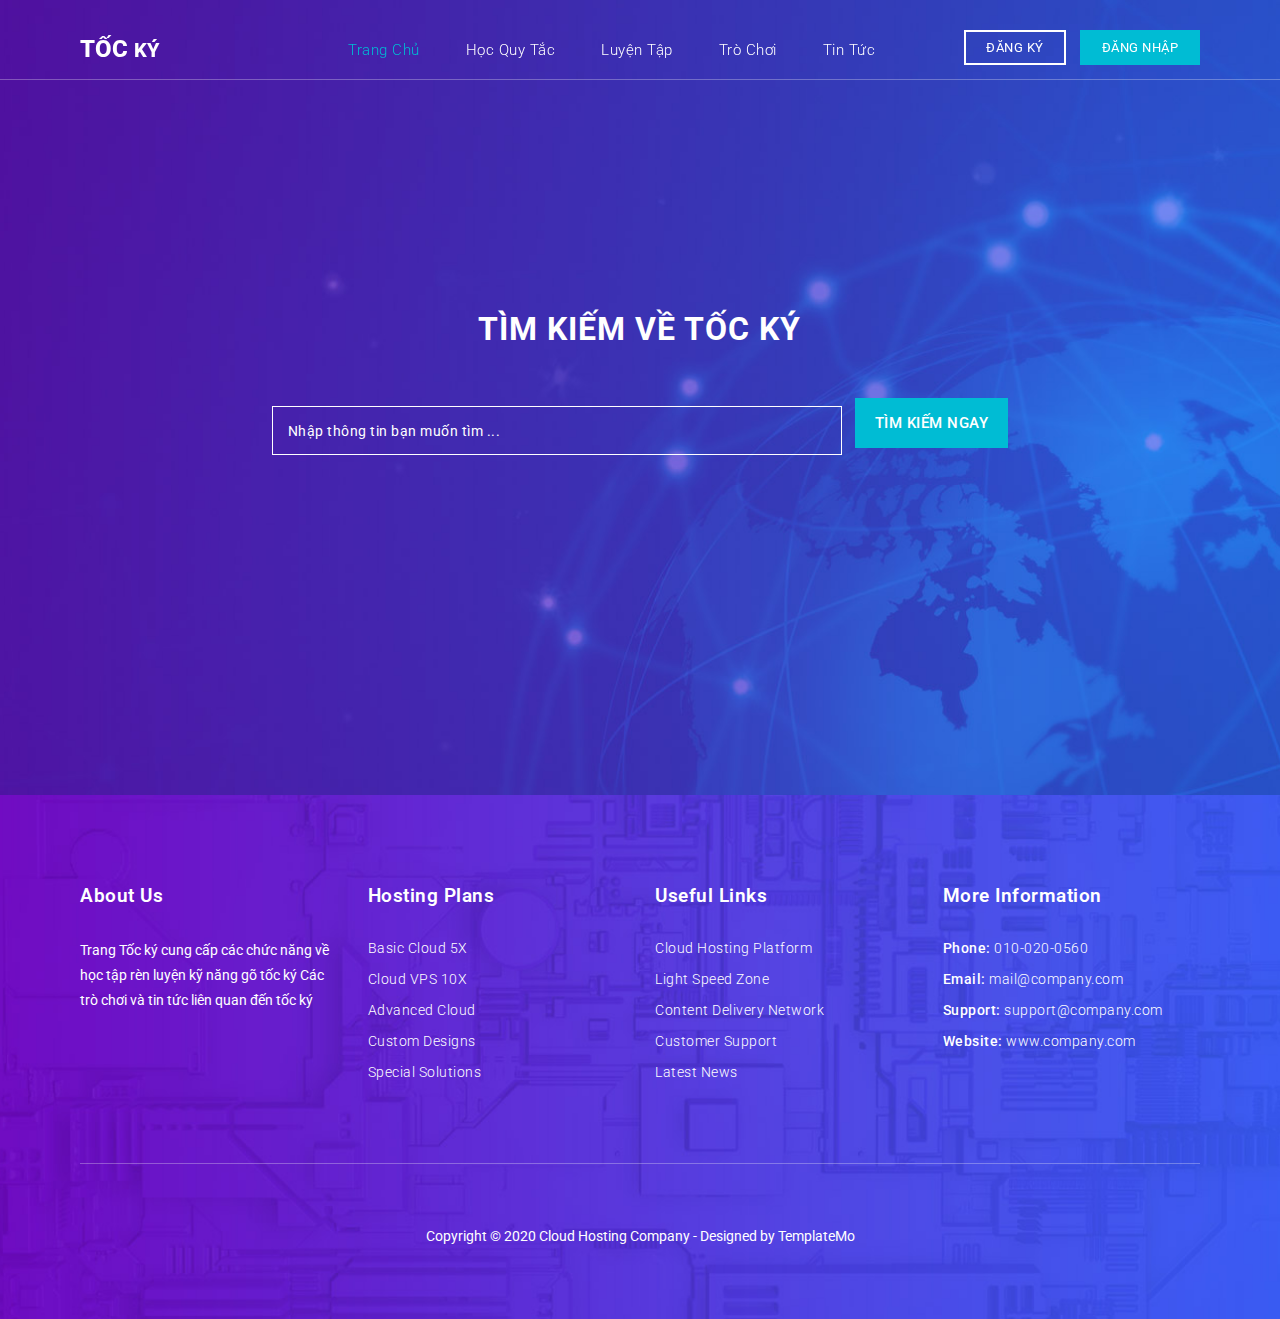
<file: index.html>
<!DOCTYPE html>
<html lang="en">

<head>
  <meta charset="utf-8" />
  <meta name="viewport" content="width=device-width, initial-scale=1, shrink-to-fit=no" />
  <meta name="description" content="" />
  <meta name="author" content="TemplateMo" />
  <link href="https://fonts.googleapis.com/css?family=Roboto:100,300,400,500,700" rel="stylesheet" />

  <title>Tốc ký</title>

  <!-- Bootstrap core CSS -->
  <link href="vendor/bootstrap/css/bootstrap.min.css" rel="stylesheet" />

  <!-- Additional CSS Files -->
  <link rel="stylesheet" href="assets/css/fontawesome.css" />
  <link rel="stylesheet" href="assets/css/templatemo-host-cloud.css" />
  <link rel="stylesheet" href="assets/css/owl.css" />
  <!--

Host Cloud Template

https://templatemo.com/tm-541-host-cloud

-->
</head>

<body>
  <!-- ***** Preloader Start ***** -->
  <div id="preloader">
    <div class="jumper">
      <div></div>
      <div></div>
      <div></div>
    </div>
  </div>
  <!-- ***** Preloader End ***** -->

  <!-- Header -->
  <header class="">
    <nav class="navbar navbar-expand-lg">
      <div class="container">
        <a class="navbar-brand" href="index.html">
          <h2>Tốc <em>Ký</em></h2>
        </a>
        <button class="navbar-toggler" type="button" data-toggle="collapse" data-target="#navbarResponsive"
          aria-controls="navbarResponsive" aria-expanded="false" aria-label="Toggle navigation">
          <span class="navbar-toggler-icon"></span>
        </button>
        <div class="collapse navbar-collapse" id="navbarResponsive">
          <ul class="navbar-nav ml-auto">
            <li class="nav-item active">
              <a class="nav-link" href="index.html">Trang chủ
                <span class="sr-only">(current)</span>
              </a>
            </li>
            <li class="nav-item">
              <a class="nav-link" href="rules.html">Học quy tắc</a>
            </li>
            <li class="nav-item">
              <a class="nav-link" href="practice.html">Luyện tập</a>
            </li>
            <li class="nav-item">
              <a class="nav-link" href="gamelogin.html">Trò chơi</a>
            </li>
            <li class="nav-item">
              <a class="nav-link" href="news.html">Tin tức</a>
            </li>
          </ul>
        </div>
        <div class="functional-buttons">
          <ul>
            <li><a id="register" href="#">Đăng ký</a></li>
            <li><a onclick="document.getElementById('id01').style.display='block'" style="width: auto">Đăng nhập</a></li>
          </ul>
        </div>
        <div id="id01" class="modal">
          <form class="modal-content animate" action="/action_page.php" method="post">
            <div class="imgcontainer">
              <span onclick="document.getElementById('id01').style.display='none'" class="close"
                title="Close Modal">&times;</span>
              <img src="/assets/images/img_avatar2.png" alt="Avatar" class="avatar" />
            </div>

            <div class="container">
              <label for="uname"><b>Username</b></label>
              <input type="text" placeholder="Enter Username" name="uname" required />

              <label for="psw"><b>Password</b></label>
              <input type="password" placeholder="Enter Password" name="psw" required />

              <button class="login" onclick="document.getElementById('register').innerHTML='HCI-19'" >Login</button>
              <label>
                <input type="checkbox" checked="checked" name="remember" />
                Remember me
              </label>
            </div>

            <div class="container" style="background-color: #f1f1f1">
              <button type="button" onclick="document.getElementById('id01').style.display='none'" class="cancelbtn">
                Cancel
              </button>
              <span class="psw">Forgot <a href="#">password?</a></span>
            </div>
          </form>
        </div>

        <script>
          // Get the modal
          var modal = document.getElementById("id01");

          // When the user clicks anywhere outside of the modal, close it
          window.onclick = function (event) {
            if (event.target == modal) {
              modal.style.display = "none";
            }
          };
        </script>
      </div>
    </nav>
  </header>

  <!-- Page Content -->
  <!-- Banner Starts Here -->
  <div class="banner">
    <div class="container">
      <div class="row">
        <div class="col-md-8 offset-md-2">
          <div class="header-text caption">
            <h2>Tìm kiếm về tốc ký</h2>
            <div id="search-section">
              <form id="suggestion_form" name="gs" method="get" action="#">
                <div class="searchText">
                  <input type="text" name="q" class="searchText" placeholder="Nhập thông tin bạn muốn tìm ..."
                    autocomplete="on" />
                  <ul></ul>
                </div>
                <input type="submit" name="results" class="main-button" value="Tìm kiếm ngay" />
              </form>
              <div class="advSearch_chkbox"></div>
            </div>
          </div>
        </div>
      </div>
    </div>
  </div>
  <!-- Banner Ends Here -->

  <!-- Footer Starts Here -->
  <footer>
    <div class="container">
      <div class="row">
        <div class="col-md-3 col-sm-6 col-xs-12">
          <div class="footer-item">
            <div class="footer-heading">
              <h2>About Us</h2>
            </div>
            <p>
              Trang Tốc ký cung cấp các chức năng về học tập rèn luyện kỹ năng gõ tốc ký
              Các trò chơi và tin tức liên quan đến tốc ký
            </p>
          </div>
        </div>

        <div class="col-md-3 col-sm-6 col-xs-12">
          <div class="footer-item">
            <div class="footer-heading">
              <h2>Hosting Plans</h2>
            </div>
            <ul class="footer-list">
              <li><a href="#">Basic Cloud 5X</a></li>
              <li><a href="#">Cloud VPS 10X</a></li>
              <li><a href="#">Advanced Cloud</a></li>
              <li><a href="#">Custom Designs</a></li>
              <li><a href="#">Special Solutions</a></li>
            </ul>
          </div>
        </div>

        <div class="col-md-3 col-sm-6 col-xs-12">
          <div class="footer-item">
            <div class="footer-heading">
              <h2>Useful Links</h2>
            </div>
            <ul class="footer-list">
              <li><a href="#">Cloud Hosting Platform</a></li>
              <li><a href="#">Light Speed Zone</a></li>
              <li><a href="#">Content Delivery Network</a></li>
              <li><a href="#">Customer Support</a></li>
              <li><a href="#">Latest News</a></li>
            </ul>
          </div>
        </div>

        <div class="col-md-3 col-sm-6 col-xs-12">
          <div class="footer-item">
            <div class="footer-heading">
              <h2>More Information</h2>
            </div>
            <ul class="footer-list">
              <li>Phone: <a href="#">010-020-0560</a></li>
              <li>Email: <a href="#">mail@company.com</a></li>
              <li>Support: <a href="#">support@company.com</a></li>
              <li>Website: <a href="#">www.company.com</a></li>
            </ul>
          </div>
        </div>
        <div class="col-md-12">
          <div class="sub-footer">
            <p>
              Copyright &copy; 2020 Cloud Hosting Company - Designed by
              <a rel="nofollow" href="https://templatemo.com">TemplateMo</a>
            </p>
          </div>
        </div>
      </div>
    </div>
  </footer>
  <!-- Footer Ends Here -->

  <!-- Bootstrap core JavaScript -->
  <script src="vendor/jquery/jquery.min.js"></script>
  <script src="vendor/bootstrap/js/bootstrap.bundle.min.js"></script>

  <!-- Additional Scripts -->
  <script src="assets/js/custom.js"></script>
  <script src="assets/js/owl.js"></script>
  <script src="assets/js/accordions.js"></script>

  <script language="text/Javascript">
    cleared[0] = cleared[1] = cleared[2] = 0; //set a cleared flag for each field
    function clearField(t) {
      //declaring the array outside of the
      if (!cleared[t.id]) {
        // function makes it static and global
        cleared[t.id] = 1; // you could use true and false, but that's more typing
        t.value = ""; // with more chance of typos
        t.style.color = "#fff";
      }
    }
  </script>
</body>

</html>
</file>
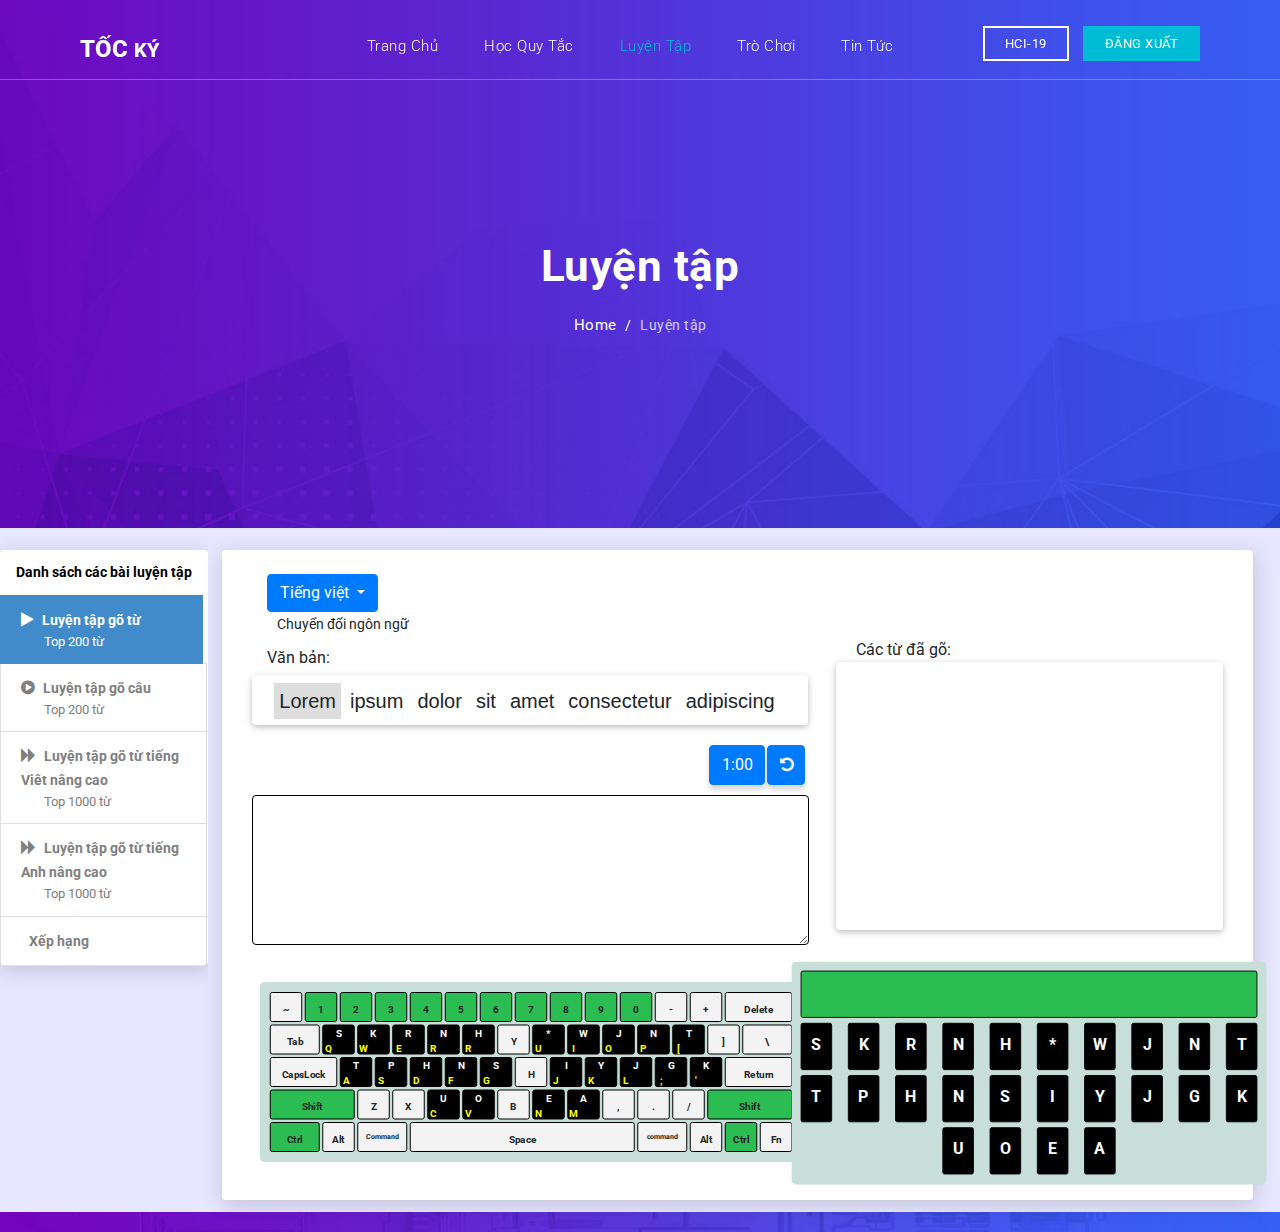
<file: practice.html>
<!DOCTYPE html>
<html lang="en">

<head>

    <meta charset="utf-8">
    <meta name="viewport" content="width=device-width, initial-scale=1, shrink-to-fit=no">
    <meta name="description" content="">
    <meta name="author" content="TemplateMo">
    <link href="https://fonts.googleapis.com/css?family=Roboto:100,300,400,500,700" rel="stylesheet">
    <link rel="stylesheet" href="https://cdnjs.cloudflare.com/ajax/libs/font-awesome/4.7.0/css/font-awesome.min.css">

    <title>Tốc ký</title>

    <!-- Bootstrap core CSS -->
    <link href="vendor/bootstrap/css/bootstrap.min.css" rel="stylesheet">

    <!-- Additional CSS Files -->
    <link rel="stylesheet" href="assets/css/fontawesome.css">
    <link rel="stylesheet" href="assets/css/templatemo-host-cloud.css">
    <link rel="stylesheet" href="assets/css/owl.css">
    <link rel="stylesheet" href="assets/css/practice.css">
    <link rel="stylesheet" href="assets/css/keyboard.css">
    <link rel="stylesheet" href="assets/css/keyboard-steno.css">
    <!--

Host Cloud Template

https://templatemo.com/tm-541-host-cloud

-->
</head>

<body>

    <!-- ***** Preloader Start ***** -->
    <!-- <div id="preloader">
        <div class="jumper">
            <div></div>
            <div></div>
            <div></div>
        </div>
    </div> -->
    <!-- ***** Preloader End ***** -->

    <!-- Header -->
    <div>
        <header class="header">
            <nav class="navbar navbar-expand-lg">
                <div class="container">
                    <a class="navbar-brand" href="index.html">
                        <h2>Tốc <em>Ký</em></h2>
                    </a>
                    <button class="navbar-toggler" type="button" data-toggle="collapse" data-target="#navbarResponsive"
                        aria-controls="navbarResponsive" aria-expanded="false" aria-label="Toggle navigation">
                        <span class="navbar-toggler-icon"></span>
                    </button>
                    <div class="collapse navbar-collapse" id="navbarResponsive">
                        <ul class="navbar-nav ml-auto">
                            <li class="nav-item">
                                <a class="nav-link" href="index.html">Trang chủ
                                    <span class="sr-only">(current)</span>
                                </a>
                            </li>
                            <li class="nav-item">
                                <a class="nav-link" href="rules.html">Học quy tắc</a>
                            </li>
                            <li class="nav-item active">
                                <a class="nav-link" disable="true" href="practice.html">Luyện tập</a>
                            </li>
                            <li class="nav-item">
                                <a class="nav-link" href="gamelogin.html">Trò chơi</a>
                            </li>
                            <li class="nav-item">
                                <a class="nav-link" href="news.html">Tin tức</a>
                            </li>
                        </ul>
                    </div>
                    <div class="functional-buttons">
                        <ul>
                            <li><a href="Profile.html">HCI-19</a></li>
                            <li><a href="#">Đăng xuất</a></li>
                        </ul>
                    </div>
                </div>
            </nav>
        </header>
    </div>
    <!-- End Header -->


    <!-- Page Content -->
    <!-- Heading Starts Here -->
    <div class="page-heading header-text">
        <div class="container">
            <div class="row">
                <div class="col-md-12">
                    <h1>Luyện tập</h1>
                    <p><a href="index.html">Home</a> / <span>Luyện tập</span></p>
                </div>
            </div>
        </div>
    </div>
    <!-- Heading Ends Here -->








    <!-- Body -->
    <div class="body-training">
        <div class="container-fluid row">
            <div class="col-sm-2 lession">
                <p id="lession-list">Danh sách các bài luyện tập</p>

                <div class="list-group">
                    <a class="list-group-item active" href="#" style="width: 98%"><i class="fa fa-play">
                        </i>&nbsp;
                        <strong style="font-weight: bold; font-size: 14px;">Luyện tập gõ từ</strong>
                        <small>Top 200 từ</small>
                    </a>
                    <a class="list-group-item" href="practice1.html"><i class="fa fa-play-circle"></i>&nbsp;
                        <strong style="font-weight: bold; font-size: 14px;">Luyện tập gõ câu</strong>
                        <small>Top 200 từ</small>
                    </a>
                    <a class="list-group-item" href="#"><i class="fa fa-forward"></i>&nbsp;
                        <strong style="font-weight: bold; font-size: 14px;">Luyện tập gõ từ tiếng Viêt nâng cao</strong>
                        <small>Top 1000 từ</small>
                    </a>
                    <a class="list-group-item" href="#"><i class="fa fa-forward"></i>&nbsp;
                        <strong style="font-weight: bold; font-size: 14px;">Luyện tập gõ từ tiếng Anh nâng cao</strong>
                        <small>Top 1000 từ</small>
                    </a>
                    <a class="list-group-item" href="#"><i class="fa fa-chart"></i>&nbsp;
                        <strong style="font-weight: bold; font-size: 14px;">Xếp hạng</strong></a>
                </div>
            </div>
            <div class="col-sm-10 training-area">
                <div class="main row">
                    <div class="col-md-8">
                        <div style="margin-left:-2px; display: inline;">
                            <div class="dropdown">
                                <button class="btn btn-primary dropdown-toggle" type="button" id="dropdownMenuButton"
                                    data-toggle="dropdown" aria-haspopup="true" aria-expanded="false">
                                    Tiếng việt
                                </button>
                                <div class="dropdown-menu" aria-labelledby="dropdownMenuButton">
                                    <a class="dropdown-item" href="#">Tiếng Anh</a>
                                </div>
                            </div>
                            <span style="font-size: 14px; margin: 10px 0px 0px 10px;">Chuyển đổi ngôn ngữ</span>
                        </div>
                        <span style="display:block; margin: 10px 0px -30px 0px;">Văn bản: </span>
                        <div class="text-area row" id="type">
                        </div>
                        <div class="row" style="margin-top: 20px; display: flex; flex-direction: column;">
                            <div style="display: flex; justify-content: flex-end; margin-right: 94px;">
                                <button class="btn btn-primary btn-style" id="time-count"
                                    style="width:10%;">1:00</button>
                                <button class="btn btn-primary btn-style"
                                    style="width:7%; height:40px; margin-left: 2px;" onclick="return reset(event)"><i
                                        class="fa fa-undo"></i>
                                </button>
                            </div>
                            <div>
                                <textarea class="typing" id="typing" type="text" onkeydown="return onKeyDown(event)"
                                    onkeyup="return typing(event)"></textarea>
                            </div>

                        </div>

                        <!-- Keyboard -->
                        <div class="keyboard-base">
                            <div class="key" id="key" onkeypress="myFunction()">~</div>
                            <div class="key keyhighlight" id="key1">1</div>
                            <div class="key keyhighlight" id="key2">2</div>
                            <div class="key keyhighlight" id="key3">3</div>
                            <div class="key keyhighlight" id="key4">4</div>
                            <div class="key keyhighlight" id="key5">5</div>
                            <div class="key keyhighlight" id="key6">6</div>
                            <div class="key keyhighlight" id="key7">7</div>
                            <div class="key keyhighlight" id="key8">8</div>
                            <div class="key keyhighlight" id="key9">9</div>
                            <div class="key keyhighlight" id="key0">0</div>
                            <div class="key">-</div>
                            <div class="key">+</div>
                            <div class="key delete">Delete</div>
                            <div class="key tab">Tab</div>
                            <div class="key key-base-parent" id="keyq" style="background-color: black; color: white;">S<div class="key-base">Q</div>
                            </div>
                            <div class="key key-base-parent" id="keyw" style="background-color: black; color: white;">K<div class="key-base">W</div></div>
                            <div class="key key-base-parent" id="keye" style="background-color: black; color: white;">R<div class="key-base">E</div></div>
                            <div class="key key-base-parent" id="keyr" style="background-color: black; color: white;">N<div class="key-base">R</div></div>
                            <div class="key key-base-parent" id="keyt" style="background-color: black; color: white;">H<div class="key-base">R</div></div>
                            <div class="key" id="">Y</div>
                            <div class="key key-base-parent" id="keyu" style="background-color: black; color: white;">*<div class="key-base">U</div></div>
                            <div class="key key-base-parent" id="keyi" style="background-color: black; color: white;">W<div class="key-base">I</div></div>
                            <div class="key key-base-parent" id="keyo" style="background-color: black; color: white;">J<div class="key-base">O</div></div>
                            <div class="key key-base-parent" id="keyp" style="background-color: black; color: white;">N<div class="key-base">P</div></div>
                            <div class="key key-base-parent" id="key[" style="background-color: black; color: white;">T<div class="key-base">[</div></div>
                            <div class="key">]</div>
                            <div class="key backslash">\</div>
                            <div class="key capslock">CapsLock</div>
                            <div class="key key-base-parent" id="keya" style="background-color: black; color: white;">T<div class="key-base">A</div></div>
                            <div class="key key-base-parent" id="keys" style="background-color: black; color: white;">P<div class="key-base">S</div></div>
                            <div class="key key-base-parent" id="keyd" style="background-color: black; color: white;">H<div class="key-base">D</div></div>
                            <div class="key key-base-parent" id="keyf" style="background-color: black; color: white;">N<div class="key-base">F</div></div>
                            <div class="key key-base-parent" id="keyg" style="background-color: black; color: white;">S<div class="key-base">G</div></div>
                            <div class="key" id="">H</div>
                            <div class="key key-base-parent" id="keyj" style="background-color: black; color: white;">I<div class="key-base">J</div></div>
                            <div class="key key-base-parent" id="keyk" style="background-color: black; color: white;">Y<div class="key-base">K</div></div>
                            <div class="key key-base-parent" id="keyl" style="background-color: black; color: white;">J<div class="key-base">L</div></div>
                            <div class="key key-base-parent" id="key;" style="background-color: black; color: white;">G<div class="key-base">;</div></div>
                            <div class="key key-base-parent" id="key'" style="background-color: black; color: white;">K<div class="key-base">'</div></div>
                            <div class="key return">Return</div>
                            <div class="key leftshift" id="keyShift1">Shift</div>
                            <div class="key" id="">Z</div>
                            <div class="key" id="">X</div>
                            <div class="key key-base-parent" id="keyc" style="background-color: black; color: white;">U<div class="key-base">C</div></div>
                            <div class="key key-base-parent" id="keyv" style="background-color: black; color: white;">O<div class="key-base">V</div></div>
                            <div class="key" id="">B</div>
                            <div class="key key-base-parent" id="keyn" style="background-color: black; color: white;">E<div class="key-base">N</div></div>
                            <div class="key key-base-parent" id="keym" style="background-color: black; color: white;">A<div class="key-base">M</div></div>
                            <div class="key">,</div>
                            <div class="key">.</div>
                            <div class="key">/</div>
                            <div class="key rightshift" id="keyShift1">Shift</div>
                            <div class="key leftctrl" id="keyControl1">Ctrl</div>
                            <div class="key">Alt</div>
                            <div class="key command">Command</div>
                            <div class="key space">Space</div>
                            <div class="key command">command</div>
                            <div class="key">Alt</div>
                            <div class="key rightctrl" id="keyControl1">Ctrl</div>
                            <div class="key">Fn</div>
                        </div>
                        <!-- <button class="btn btn-primary">Kết thúc luyện tập </button> -->
                    </div>
                    <div class="col-md-4">
                        <div class="option">
                            <div>Các từ đã gõ:</div>
                            <div id="key-pressed">
                            </div>
                            <div class="keyboard">
                                <div class="keyboard-base-game-sh">
                                    <div class="key-sh space-sh" id="key" onkeypress="myFunction()"
                                        style="width: 97.5%; background: #2bbd52;"></div>
                                    <div class="key-sh" id="key-steno-q" style="background-color: black; color: white;">
                                        S

                                    </div>
                                    <div class="key-sh" id="key-steno-w" style="background-color: black; color: white;">
                                        K</div>
                                    <div class="key-sh" id="key-steno-e" style="background-color: black; color: white;">
                                        R</div>
                                    <div class="key-sh" id="key-steno-r" style="background-color: black; color: white;">
                                        N</div>
                                    <div class="key-sh" id="key-steno-t" style="background-color: black; color: white;">
                                        H</div>
                                    <div class="key-sh" id="key-steno-u" style="background-color: black; color: white;">
                                        *</div>
                                    <div class="key-sh" id="key-steno-i" style="background-color: black; color: white;">
                                        W</div>
                                    <div class="key-sh" id="key-steno-o" style="background-color: black; color: white;">
                                        J</div>
                                    <div class="key-sh" id="key-steno-p" style="background-color: black; color: white;">
                                        N</div>
                                    <div class="key-sh" id="key-steno-[" style="background-color: black; color: white;">
                                        T</div>
                                    <div class="key-sh" id="key-steno-a" style="background-color: black; color: white;">
                                        T</div>
                                    <div class="key-sh" id="key-steno-s" style="background-color: black; color: white;">
                                        P</div>
                                    <div class="key-sh" id="key-steno-d" style="background-color: black; color: white;">
                                        H</div>
                                    <div class="key-sh" id="key-steno-f" style="background-color: black; color: white;">
                                        N</div>
                                    <div class="key-sh" id="key-steno-g" style="background-color: black; color: white;">
                                        S</div>
                                    <div class="key-sh" id="key-steno-j" style="background-color: black; color: white;">
                                        I</div>
                                    <div class="key-sh" id="key-steno-k" style="background-color: black; color: white;">
                                        Y</div>
                                    <div class="key-sh" id="key-steno-l" style="background-color: black; color: white;">
                                        J</div>
                                    <div class="key-sh" id="key-steno-;" style="background-color: black; color: white;">
                                        G</div>
                                    <div class="key-sh" id="key-steno-'" style="background-color: black; color: white;">
                                        K</div>
                                    <div class="key-sh" id="blank"></div>
                                    <div class="key-sh" id="blank"></div>
                                    <div class="key-sh" id="blank"></div>
                                    <div class="key-sh" id="key-steno-c" style="background-color: black; color: white;">
                                        U</div>
                                    <div class="key-sh" id="key-steno-v" style="background-color: black; color: white;">
                                        O</div>
                                    <div class="key-sh" id="key-steno-n" style="background-color: black; color: white;">
                                        E</div>
                                    <div class="key-sh" id="key-steno-m" style="background-color: black; color: white;">
                                        A</div>
                                </div>
                            </div>
                        </div>

                        <!--                        <div id="key-pressed" hidden="true" >-->
                        <!--                            <h3 id="result">Kết quả</h3>-->
                        <!--                            -->
                        <!--                            <span id = "wpm"><h1>0 WPM</h1></span>-->
                        <!--                            <hr />-->
                        <!--                            <span id=""><h6>Số từ đã gõ <span id="word-pressed-result">0</span></h6></span>-->
                        <!--                            <hr />-->
                        <!--                            <span id = "collect-word"><h6>Từ gõ đúng<span id="word-collect-result">0</span></h6></span>-->
                        <!--                            <hr />-->
                        <!--                            <span id = "wrong-word"><h6>Từ gõ sai<span id="word-wrong-result">0</span></h6></span>-->
                        <!--                            <hr />-->
                        <!--                            <span id = "ratio-word"><h6>Tỉ lệ gõ chính xác<span id="ratio-word-result">0%</span></h6></span>-->
                        <!--                            <hr />-->
                        <!--                            &lt;!&ndash; <tbody>-->
                        <!--                                <tr>-->
                        <!--                                    <td>-->
                        <!--                                        5 WPM-->
                        <!--                                    </td>-->
                        <!--                                </tr>-->
                        <!--                                <tr>-->
                        <!--                                    <td>-->
                        <!--                                        Số từ đã gõ-->
                        <!--                                    </td>-->
                        <!--                                    -->
                        <!--                                </tr>-->
                        <!--                                <tr>-->
                        <!--                                    <td>-->
                        <!--                                        Số từ gõ đúng-->
                        <!--                                    </td>-->
                        <!--                                </tr>-->
                        <!--                                <tr>-->
                        <!--                                    <td>-->
                        <!--                                        Số từ gõ sai-->
                        <!--                                    </td>-->
                        <!--                                </tr>-->
                        <!--                            </tbody> &ndash;&gt;-->
                        <!--                        </div>-->
                    </div>
                </div>
            </div>
        </div>
    </div>
    <!-- End Keyboard -->







    <!-- Footer Starts Here -->
    <footer>
        <div class="container">
        </div>
    </footer>
    <!-- Footer Ends Here -->


    <!-- Bootstrap core JavaScript -->
    <script src="vendor/jquery/jquery.min.js"></script>
    <script src="vendor/bootstrap/js/bootstrap.bundle.min.js"></script>

    <!-- Additional Scripts -->
    <script src="assets/js/custom.js"></script>
    <script src="assets/js/owl.js"></script>
    <script src="assets/js/accordions.js"></script>

    <script language="text/Javascript">
        cleared[0] = cleared[1] = cleared[2] = 0; //set a cleared flag for each field
        function clearField(t) {                   //declaring the array outside of the
            if (!cleared[t.id]) {                      // function makes it static and global
                cleared[t.id] = 1;  // you could use true and false, but that's more typing
                t.value = '';         // with more chance of typos
                t.style.color = '#fff';
            }
        }

    </script>
    <script>
        
        let key = [];
        let time = 60000;
        let timeCount;
        let a = 0;
        let wordCount = 0;
        let word = "";
        let resetWord = false;
        //On key down
        function onKeyDown(e) {
            // if(resetWord) {
            //     word.forEach(x => {
            //         document.getElementById("key" + x).style.backgroundColor = "black";
            //         document.getElementById("key-steno-" + x).style.backgroundColor = "black";
            //     })
            //     word = [];
            //     resetWord = false;
            // }
            // word.push(e.key);
        }
        //Typing
        function typing(e) {
            word = word + e.key;
            if (e.code === "Space") {
                let now = new Date();
                document.querySelector("#typing").value = ""
                a = a + 1;
                wordCount = wordCount + 1;
                let beforeWord = document.querySelector(`span[word = '${wordCount - 1}']`);
                let currentWord = document.querySelector(`span[word = '${wordCount}']`);
                currentWord.style.background = "rgb(221, 221, 221)";
                beforeWord.style.background = "";

                if (a === 1) {
                    var x = setInterval(() => {
                        time = time - 1000;
                        if (time < 1000) {
                            time = 0;
                            clearInterval(x)
                        }
                        document.querySelector("#time-count").innerHTML = millisToMinutesAndSeconds(time);
                    }, 1000)
                }
                let time1 = now.getHours() + ":" + now.getMinutes() + ":" + now.getSeconds() 
                document.getElementById("key-pressed").innerText +=  time1 + ":    " + word+"\n";
                word = ""
            } else {
                // word.forEach(x => {  
                //     document.getElementById("key" + x).style.backgroundColor = "red";
                //     document.getElementById("key-steno-" + x).style.backgroundColor = "red";
                // })
                // resetWord = true;
                // Đổi màu
                if (key.length === 0) {
                        
                        document.getElementById("key" + e.key).style.backgroundColor = "red";
                        document.getElementById("key-steno-" + e.key).style.backgroundColor = "red";
                        key.push(e.key);
                }
                if (e.key !== key[0]) {
                    document.getElementById("key" + key[0]).style.backgroundColor = "black";
                    document.getElementById("key-steno-" + key[0]).style.backgroundColor = "black";
                    key.shift();
                    document.getElementById("key" + e.key).style.backgroundColor = "red";
                    document.getElementById("key-steno-" + e.key).style.backgroundColor = "red";
                    key.push(e.key)
                }
            }
        }


        function millisToMinutesAndSeconds(millis) {
            var minutes = Math.floor(millis / 60000);
            var seconds = ((millis % 60000) / 1000).toFixed(0);
            return minutes + ":" + (seconds < 10 ? '0' : '') + seconds;
        }

        function reset(e) {
            time = 60000;
        }
        let stringDemo = "Lorem ipsum dolor sit amet consectetur adipiscing elit sed do eiusmod tempor incididunt ut labore et dolore magna aliqua Ut enim ad minim veniam quis nostrud exercitation ullamco laboris nisi ut aliquip ex ea commodo consequat Duis aute irure dolor in reprehenderit in voluptate velit esse cillum dolore eu fugiat nulla pariatur Excepteur sint occaecat cupidatat non proident sunt in culpa qui officia deserunt mollit anim id est laborum"
        let node = document.createElement("span");

        let textList = stringDemo.split(" ");
        let i = 0;
        for (i = 0; i < textList.length; i++) {

            let node = document.createElement("span");
            let textnode = document.createTextNode(textList[i]);
            node.setAttribute("word", i)
            node.appendChild(textnode)
            if (i == 0) {
                node.style.background = "#dddddd"
            }
            document.getElementsByClassName("text-area")[0].appendChild(node)
        }
    </script>
</body>

</html>
</file>
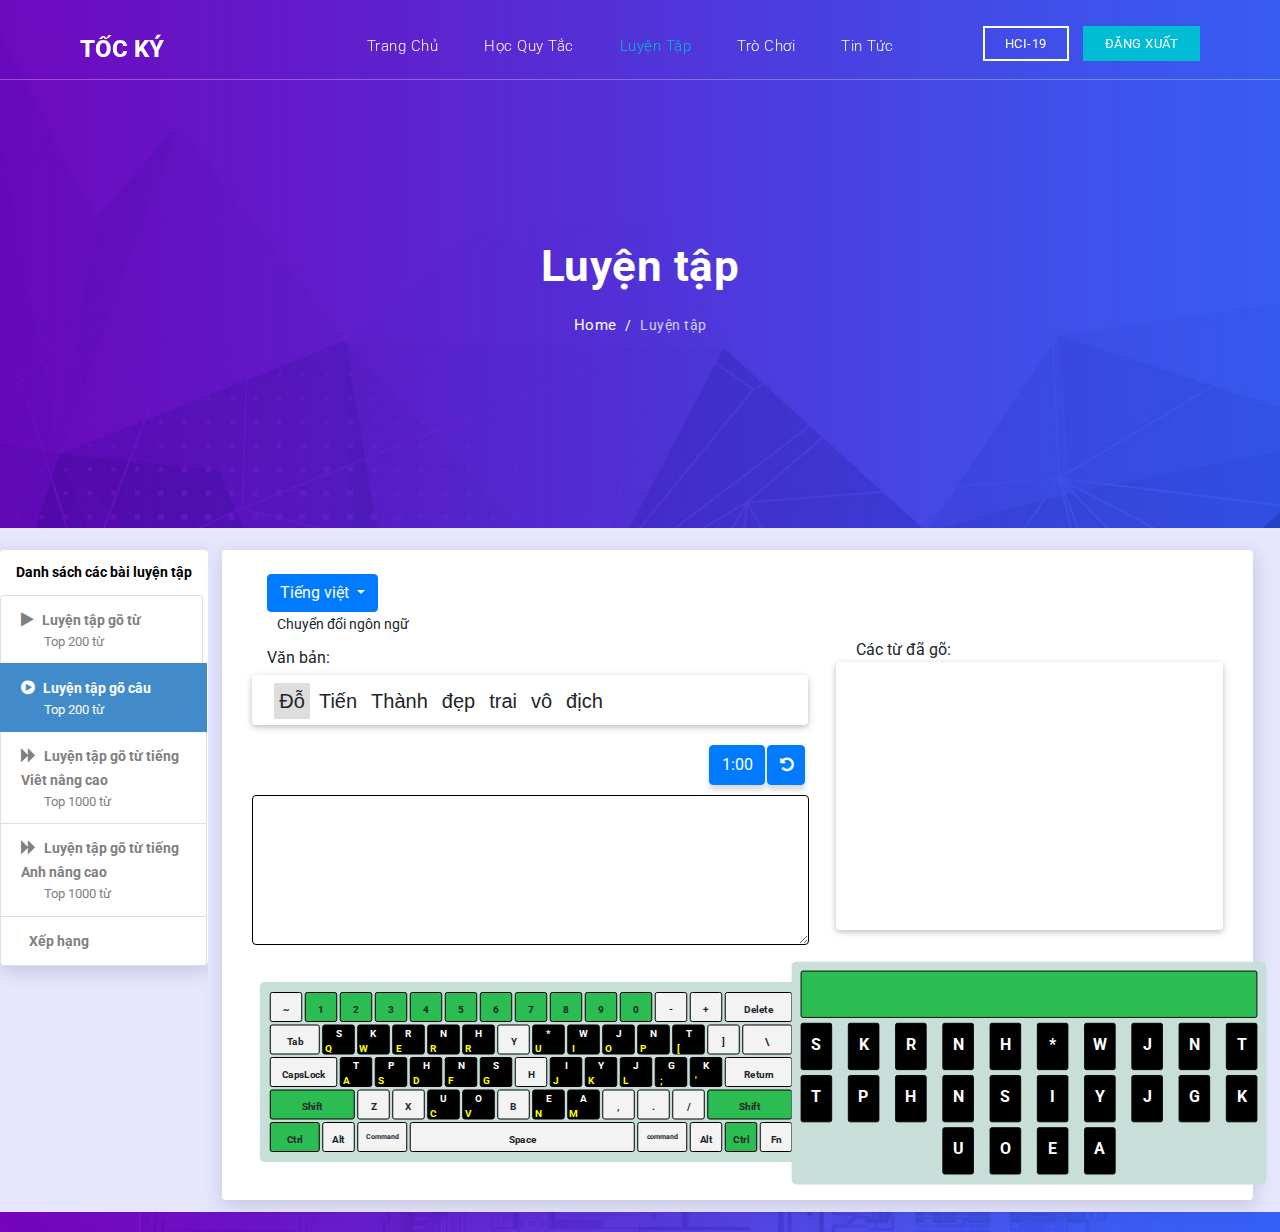
<file: practice1.html>
<!DOCTYPE html>
<html lang="en">

<head>

    <meta charset="utf-8">
    <meta name="viewport" content="width=device-width, initial-scale=1, shrink-to-fit=no">
    <meta name="description" content="">
    <meta name="author" content="TemplateMo">
    <link href="https://fonts.googleapis.com/css?family=Roboto:100,300,400,500,700" rel="stylesheet">
    <link rel="stylesheet" href="https://cdnjs.cloudflare.com/ajax/libs/font-awesome/4.7.0/css/font-awesome.min.css">

    <title>Tốc ký</title>

    <!-- Bootstrap core CSS -->
    <link href="vendor/bootstrap/css/bootstrap.min.css" rel="stylesheet">

    <!-- Additional CSS Files -->
    <link rel="stylesheet" href="assets/css/fontawesome.css">
    <link rel="stylesheet" href="assets/css/templatemo-host-cloud.css">
    <link rel="stylesheet" href="assets/css/owl.css">
    <link rel="stylesheet" href="assets/css/practice.css">
    <link rel="stylesheet" href="assets/css/keyboard.css">
    <link rel="stylesheet" href="assets/css/keyboard-steno.css">
    <!--

Host Cloud Template

https://templatemo.com/tm-541-host-cloud

-->
</head>

<body>

    <!-- ***** Preloader Start ***** -->
    <!-- <div id="preloader">
        <div class="jumper">
            <div></div>
            <div></div>
            <div></div>
        </div>
    </div> -->
    <!-- ***** Preloader End ***** -->

    <!-- Header -->
    <div>
        <header class="header">
            <nav class="navbar navbar-expand-lg">
                <div class="container">
                    <a class="navbar-brand" href="index.html">
                        <h2>Tốc Ký</h2>
                    </a>
                    <button class="navbar-toggler" type="button" data-toggle="collapse" data-target="#navbarResponsive"
                        aria-controls="navbarResponsive" aria-expanded="false" aria-label="Toggle navigation">
                        <span class="navbar-toggler-icon"></span>
                    </button>
                    <div class="collapse navbar-collapse" id="navbarResponsive">
                        <ul class="navbar-nav ml-auto">
                            <li class="nav-item">
                                <a class="nav-link" href="index.html">Trang chủ
                                    <span class="sr-only">(current)</span>
                                </a>
                            </li>
                            <li class="nav-item">
                                <a class="nav-link" href="rules.html">Học quy tắc</a>
                            </li>
                            <li class="nav-item active">
                                <a class="nav-link" disable="true" href="practice.html">Luyện tập</a>
                            </li>
                            <li class="nav-item">
                                <a class="nav-link" href="gamelogin.html">Trò chơi</a>
                            </li>
                            <li class="nav-item">
                                <a class="nav-link" href="news.html">Tin tức</a>
                            </li>
                        </ul>
                    </div>
                    <div class="functional-buttons">
                        <ul>
                            <li><a href="Profile.html">HCI-19</a></li>
                            <li><a href="#">Đăng xuất</a></li>
                        </ul>
                    </div>
                </div>
            </nav>
        </header>
    </div>
    <!-- End Header -->


    <!-- Page Content -->
    <!-- Heading Starts Here -->
    <div class="page-heading header-text">
        <div class="container">
            <div class="row">
                <div class="col-md-12">
                    <h1>Luyện tập</h1>
                    <p><a href="index.html">Home</a> / <span>Luyện tập</span></p>
                </div>
            </div>
        </div>
    </div>
    <!-- Heading Ends Here -->








    <!-- Body -->
    <div class="body-training">
        <div class="container-fluid row">
            <div class="col-sm-2 lession">
                <p id="lession-list">Danh sách các bài luyện tập</p>

                <div class="list-group">
                    <a class="list-group-item" href="practice.html" style="width: 98%"><i class="fa fa-play">
                        </i>&nbsp;
                        <strong style="font-weight: bold; font-size: 14px;">Luyện tập gõ từ</strong>
                        <small>Top 200 từ</small>
                    </a>
                    <a class="list-group-item active" href=""><i class="fa fa-play-circle"></i>&nbsp;
                        <strong style="font-weight: bold; font-size: 14px;">Luyện tập gõ câu</strong>
                        <small>Top 200 từ</small>
                    </a>
                    <a class="list-group-item" href="#"><i class="fa fa-forward"></i>&nbsp;
                        <strong style="font-weight: bold; font-size: 14px;">Luyện tập gõ từ tiếng Viêt nâng cao</strong>
                        <small>Top 1000 từ</small>
                    </a>
                    <a class="list-group-item" href="#"><i class="fa fa-forward"></i>&nbsp;
                        <strong style="font-weight: bold; font-size: 14px;">Luyện tập gõ từ tiếng Anh nâng cao</strong>
                        <small>Top 1000 từ</small>
                    </a>
                    <a class="list-group-item" href="#"><i class="fa fa-chart"></i>&nbsp;
                        <strong style="font-weight: bold; font-size: 14px;">Xếp hạng</strong></a>
                </div>
            </div>
            <div class="col-sm-10 training-area">
                <div class="main row">
                    <div class="col-md-8">
                        <div style="margin-left:-2px; display: inline;">
                            <div class="dropdown">
                                <button class="btn btn-primary dropdown-toggle" type="button" id="dropdownMenuButton"
                                    data-toggle="dropdown" aria-haspopup="true" aria-expanded="false">
                                    Tiếng việt
                                </button>
                                <div class="dropdown-menu" aria-labelledby="dropdownMenuButton">
                                    <a class="dropdown-item" href="#">Tiếng Anh</a>
                                </div>
                            </div>
                            <span style="font-size: 14px; margin: 10px 0px 0px 10px;">Chuyển đổi ngôn ngữ</span>
                        </div>
                        <span style="display:block; margin: 10px 0px -30px 0px;">Văn bản: </span>
                        <div class="text-area row" id="type">
                        </div>
                        <div class="row" style="margin-top: 20px; display: flex; flex-direction: column;">
                            <div style="display: flex; justify-content: flex-end; margin-right: 94px;">
                                <button class="btn btn-primary btn-style" id="time-count"
                                    style="width:10%;">1:00</button>
                                <button class="btn btn-primary btn-style"
                                    style="width:7%; height:40px; margin-left: 2px;" onclick="return reset(event)"><i
                                        class="fa fa-undo"></i>
                                </button>
                            </div>
                            <div>
                                <textarea class="typing" id="typing" type="text" onkeydown="return onKeyDown(event)"
                                    onkeyup="return typing(event)"></textarea>
                            </div>

                        </div>

                        <!-- Keyboard -->
                        <div class="keyboard-base">
                            <div class="key" id="key" onkeypress="myFunction()">~</div>
                            <div class="key keyhighlight" id="key1">1</div>
                            <div class="key keyhighlight" id="key2">2</div>
                            <div class="key keyhighlight" id="key3">3</div>
                            <div class="key keyhighlight" id="key4">4</div>
                            <div class="key keyhighlight" id="key5">5</div>
                            <div class="key keyhighlight" id="key6">6</div>
                            <div class="key keyhighlight" id="key7">7</div>
                            <div class="key keyhighlight" id="key8">8</div>
                            <div class="key keyhighlight" id="key9">9</div>
                            <div class="key keyhighlight" id="key0">0</div>
                            <div class="key">-</div>
                            <div class="key">+</div>
                            <div class="key delete">Delete</div>
                            <div class="key tab">Tab</div>
                            <div class="key key-base-parent" id="keyq" style="background-color: black; color: white;">S<div class="key-base">Q</div>
                            </div>
                            <div class="key key-base-parent" id="keyw" style="background-color: black; color: white;">K<div class="key-base">W</div></div>
                            <div class="key key-base-parent" id="keye" style="background-color: black; color: white;">R<div class="key-base">E</div></div>
                            <div class="key key-base-parent" id="keyr" style="background-color: black; color: white;">N<div class="key-base">R</div></div>
                            <div class="key key-base-parent" id="keyt" style="background-color: black; color: white;">H<div class="key-base">R</div></div>
                            <div class="key" id="">Y</div>
                            <div class="key key-base-parent" id="keyu" style="background-color: black; color: white;">*<div class="key-base">U</div></div>
                            <div class="key key-base-parent" id="keyi" style="background-color: black; color: white;">W<div class="key-base">I</div></div>
                            <div class="key key-base-parent" id="keyo" style="background-color: black; color: white;">J<div class="key-base">O</div></div>
                            <div class="key key-base-parent" id="keyp" style="background-color: black; color: white;">N<div class="key-base">P</div></div>
                            <div class="key key-base-parent" id="key[" style="background-color: black; color: white;">T<div class="key-base">[</div></div>
                            <div class="key">]</div>
                            <div class="key backslash">\</div>
                            <div class="key capslock">CapsLock</div>
                            <div class="key key-base-parent" id="keya" style="background-color: black; color: white;">T<div class="key-base">A</div></div>
                            <div class="key key-base-parent" id="keys" style="background-color: black; color: white;">P<div class="key-base">S</div></div>
                            <div class="key key-base-parent" id="keyd" style="background-color: black; color: white;">H<div class="key-base">D</div></div>
                            <div class="key key-base-parent" id="keyf" style="background-color: black; color: white;">N<div class="key-base">F</div></div>
                            <div class="key key-base-parent" id="keyg" style="background-color: black; color: white;">S<div class="key-base">G</div></div>
                            <div class="key" id="">H</div>
                            <div class="key key-base-parent" id="keyj" style="background-color: black; color: white;">I<div class="key-base">J</div></div>
                            <div class="key key-base-parent" id="keyk" style="background-color: black; color: white;">Y<div class="key-base">K</div></div>
                            <div class="key key-base-parent" id="keyl" style="background-color: black; color: white;">J<div class="key-base">L</div></div>
                            <div class="key key-base-parent" id="key;" style="background-color: black; color: white;">G<div class="key-base">;</div></div>
                            <div class="key key-base-parent" id="key'" style="background-color: black; color: white;">K<div class="key-base">'</div></div>
                            <div class="key return">Return</div>
                            <div class="key leftshift" id="keyShift1">Shift</div>
                            <div class="key" id="">Z</div>
                            <div class="key" id="">X</div>
                            <div class="key key-base-parent" id="keyc" style="background-color: black; color: white;">U<div class="key-base">C</div></div>
                            <div class="key key-base-parent" id="keyv" style="background-color: black; color: white;">O<div class="key-base">V</div></div>
                            <div class="key" id="">B</div>
                            <div class="key key-base-parent" id="keyn" style="background-color: black; color: white;">E<div class="key-base">N</div></div>
                            <div class="key key-base-parent" id="keym" style="background-color: black; color: white;">A<div class="key-base">M</div></div>
                            <div class="key">,</div>
                            <div class="key">.</div>
                            <div class="key">/</div>
                            <div class="key rightshift" id="keyShift1">Shift</div>
                            <div class="key leftctrl" id="keyControl1">Ctrl</div>
                            <div class="key">Alt</div>
                            <div class="key command">Command</div>
                            <div class="key space">Space</div>
                            <div class="key command">command</div>
                            <div class="key">Alt</div>
                            <div class="key rightctrl" id="keyControl1">Ctrl</div>
                            <div class="key">Fn</div>
                        </div>
                        <!-- <button class="btn btn-primary">Kết thúc luyện tập </button> -->
                    </div>
                    <div class="col-md-4">
                        <div class="option">
                            <div>Các từ đã gõ:</div>
                            <div id="key-pressed">
                            </div>
                            <div class="keyboard">
                                <div class="keyboard-base-game-sh">
                                    <div class="key-sh space-sh" id="key" onkeypress="myFunction()"
                                        style="width: 97.5%; background: #2bbd52;"></div>
                                    <div class="key-sh" id="key-steno-q" style="background-color: black; color: white;">
                                        S

                                    </div>
                                    <div class="key-sh" id="key-steno-w" style="background-color: black; color: white;">
                                        K</div>
                                    <div class="key-sh" id="key-steno-e" style="background-color: black; color: white;">
                                        R</div>
                                    <div class="key-sh" id="key-steno-r" style="background-color: black; color: white;">
                                        N</div>
                                    <div class="key-sh" id="key-steno-t" style="background-color: black; color: white;">
                                        H</div>
                                    <div class="key-sh" id="key-steno-u" style="background-color: black; color: white;">
                                        *</div>
                                    <div class="key-sh" id="key-steno-i" style="background-color: black; color: white;">
                                        W</div>
                                    <div class="key-sh" id="key-steno-o" style="background-color: black; color: white;">
                                        J</div>
                                    <div class="key-sh" id="key-steno-p" style="background-color: black; color: white;">
                                        N</div>
                                    <div class="key-sh" id="key-steno-[" style="background-color: black; color: white;">
                                        T</div>
                                    <div class="key-sh" id="key-steno-a" style="background-color: black; color: white;">
                                        T</div>
                                    <div class="key-sh" id="key-steno-s" style="background-color: black; color: white;">
                                        P</div>
                                    <div class="key-sh" id="key-steno-d" style="background-color: black; color: white;">
                                        H</div>
                                    <div class="key-sh" id="key-steno-f" style="background-color: black; color: white;">
                                        N</div>
                                    <div class="key-sh" id="key-steno-g" style="background-color: black; color: white;">
                                        S</div>
                                    <div class="key-sh" id="key-steno-j" style="background-color: black; color: white;">
                                        I</div>
                                    <div class="key-sh" id="key-steno-k" style="background-color: black; color: white;">
                                        Y</div>
                                    <div class="key-sh" id="key-steno-l" style="background-color: black; color: white;">
                                        J</div>
                                    <div class="key-sh" id="key-steno-;" style="background-color: black; color: white;">
                                        G</div>
                                    <div class="key-sh" id="key-steno-'" style="background-color: black; color: white;">
                                        K</div>
                                    <div class="key-sh" id="blank"></div>
                                    <div class="key-sh" id="blank"></div>
                                    <div class="key-sh" id="blank"></div>
                                    <div class="key-sh" id="key-steno-c" style="background-color: black; color: white;">
                                        U</div>
                                    <div class="key-sh" id="key-steno-v" style="background-color: black; color: white;">
                                        O</div>
                                    <div class="key-sh" id="key-steno-n" style="background-color: black; color: white;">
                                        E</div>
                                    <div class="key-sh" id="key-steno-m" style="background-color: black; color: white;">
                                        A</div>
                                </div>
                            </div>
                        </div>

                        <!--                        <div id="key-pressed" hidden="true" >-->
                        <!--                            <h3 id="result">Kết quả</h3>-->
                        <!--                            -->
                        <!--                            <span id = "wpm"><h1>0 WPM</h1></span>-->
                        <!--                            <hr />-->
                        <!--                            <span id=""><h6>Số từ đã gõ <span id="word-pressed-result">0</span></h6></span>-->
                        <!--                            <hr />-->
                        <!--                            <span id = "collect-word"><h6>Từ gõ đúng<span id="word-collect-result">0</span></h6></span>-->
                        <!--                            <hr />-->
                        <!--                            <span id = "wrong-word"><h6>Từ gõ sai<span id="word-wrong-result">0</span></h6></span>-->
                        <!--                            <hr />-->
                        <!--                            <span id = "ratio-word"><h6>Tỉ lệ gõ chính xác<span id="ratio-word-result">0%</span></h6></span>-->
                        <!--                            <hr />-->
                        <!--                            &lt;!&ndash; <tbody>-->
                        <!--                                <tr>-->
                        <!--                                    <td>-->
                        <!--                                        5 WPM-->
                        <!--                                    </td>-->
                        <!--                                </tr>-->
                        <!--                                <tr>-->
                        <!--                                    <td>-->
                        <!--                                        Số từ đã gõ-->
                        <!--                                    </td>-->
                        <!--                                    -->
                        <!--                                </tr>-->
                        <!--                                <tr>-->
                        <!--                                    <td>-->
                        <!--                                        Số từ gõ đúng-->
                        <!--                                    </td>-->
                        <!--                                </tr>-->
                        <!--                                <tr>-->
                        <!--                                    <td>-->
                        <!--                                        Số từ gõ sai-->
                        <!--                                    </td>-->
                        <!--                                </tr>-->
                        <!--                            </tbody> &ndash;&gt;-->
                        <!--                        </div>-->
                    </div>
                </div>
            </div>
        </div>
    </div>
    <!-- End Keyboard -->







    <!-- Footer Starts Here -->
    <footer>
        <div class="container">
        </div>
    </footer>
    <!-- Footer Ends Here -->


    <!-- Bootstrap core JavaScript -->
    <script src="vendor/jquery/jquery.min.js"></script>
    <script src="vendor/bootstrap/js/bootstrap.bundle.min.js"></script>

    <!-- Additional Scripts -->
    <script src="assets/js/custom.js"></script>
    <script src="assets/js/owl.js"></script>
    <script src="assets/js/accordions.js"></script>

    <script language="text/Javascript">
        cleared[0] = cleared[1] = cleared[2] = 0; //set a cleared flag for each field
        function clearField(t) {                   //declaring the array outside of the
            if (!cleared[t.id]) {                      // function makes it static and global
                cleared[t.id] = 1;  // you could use true and false, but that's more typing
                t.value = '';         // with more chance of typos
                t.style.color = '#fff';
            }
        }

    </script>
    <script>
        let key = [];
        let time = 60000;
        let timeCount;
        let a = 0;
        let wordCount = 0;
        let word = [];
        let resetWord = false;
        //On key down
        function onKeyDown(e) {
            // if(resetWord) {
            //     word.forEach(x => {
            //         document.getElementById("key" + x).style.backgroundColor = "black";
            //         document.getElementById("key-steno-" + x).style.backgroundColor = "black";
            //     })
            //     word = [];
            //     resetWord = false;
            // }
            // word.push(e.key);
        }
        //Typing
        function typing(e) {
            if (e.code === "Space") {
                document.querySelector("#typing").value = ""
                a = a + 1;
                wordCount = wordCount + 1;
                let beforeWord = document.querySelector(`span[word = '${wordCount - 1}']`);
                let currentWord = document.querySelector(`span[word = '${wordCount}']`);
                currentWord.style.background = "rgb(221, 221, 221)";
                beforeWord.style.background = "";

                if (a === 1) {
                    var x = setInterval(() => {
                        time = time - 1000;
                        if (time < 1000) {
                            time = 0;
                            clearInterval(x)
                        }
                        document.querySelector("#time-count").innerHTML = millisToMinutesAndSeconds(time);
                    }, 1000)
                }

                document.getElementsByClassName("option").innerText = "ABC"


            } else {
                // word.forEach(x => {
                //     document.getElementById("key" + x).style.backgroundColor = "red";
                //     document.getElementById("key-steno-" + x).style.backgroundColor = "red";
                // })
                // resetWord = true;
                // Đổi màu
                if (key.length === 0) {
                        word = word + e.key;
                        document.getElementById("key" + e.key).style.backgroundColor = "red";
                        document.getElementById("key-steno-" + e.key).style.backgroundColor = "red";
                        key.push(e.key);
                }
                if (e.key !== key[0]) {
                    document.getElementById("key" + key[0]).style.backgroundColor = "black";
                    document.getElementById("key-steno-" + key[0]).style.backgroundColor = "black";
                    key.shift();
                    document.getElementById("key" + e.key).style.backgroundColor = "red";
                    document.getElementById("key-steno-" + e.key).style.backgroundColor = "red";
                    key.push(e.key)
                }
            }
        }


        function millisToMinutesAndSeconds(millis) {
            var minutes = Math.floor(millis / 60000);
            var seconds = ((millis % 60000) / 1000).toFixed(0);
            return minutes + ":" + (seconds < 10 ? '0' : '') + seconds;
        }

        function reset(e) {
            time = 60000;
        }
        let stringDemo = "Đỗ Tiến Thành đẹp trai vô địch"

        let textList = stringDemo.split(" ");
        let i = 0;
        for (i = 0; i < textList.length; i++) {

            let node = document.createElement("span");
            let textnode = document.createTextNode(textList[i]);
            node.setAttribute("word", i)
            node.appendChild(textnode)
            if (i == 0) {
                node.style.background = "#dddddd"
            }
            document.getElementsByClassName("text-area")[0].appendChild(node)
        }
    </script>
</body>

</html>
</file>
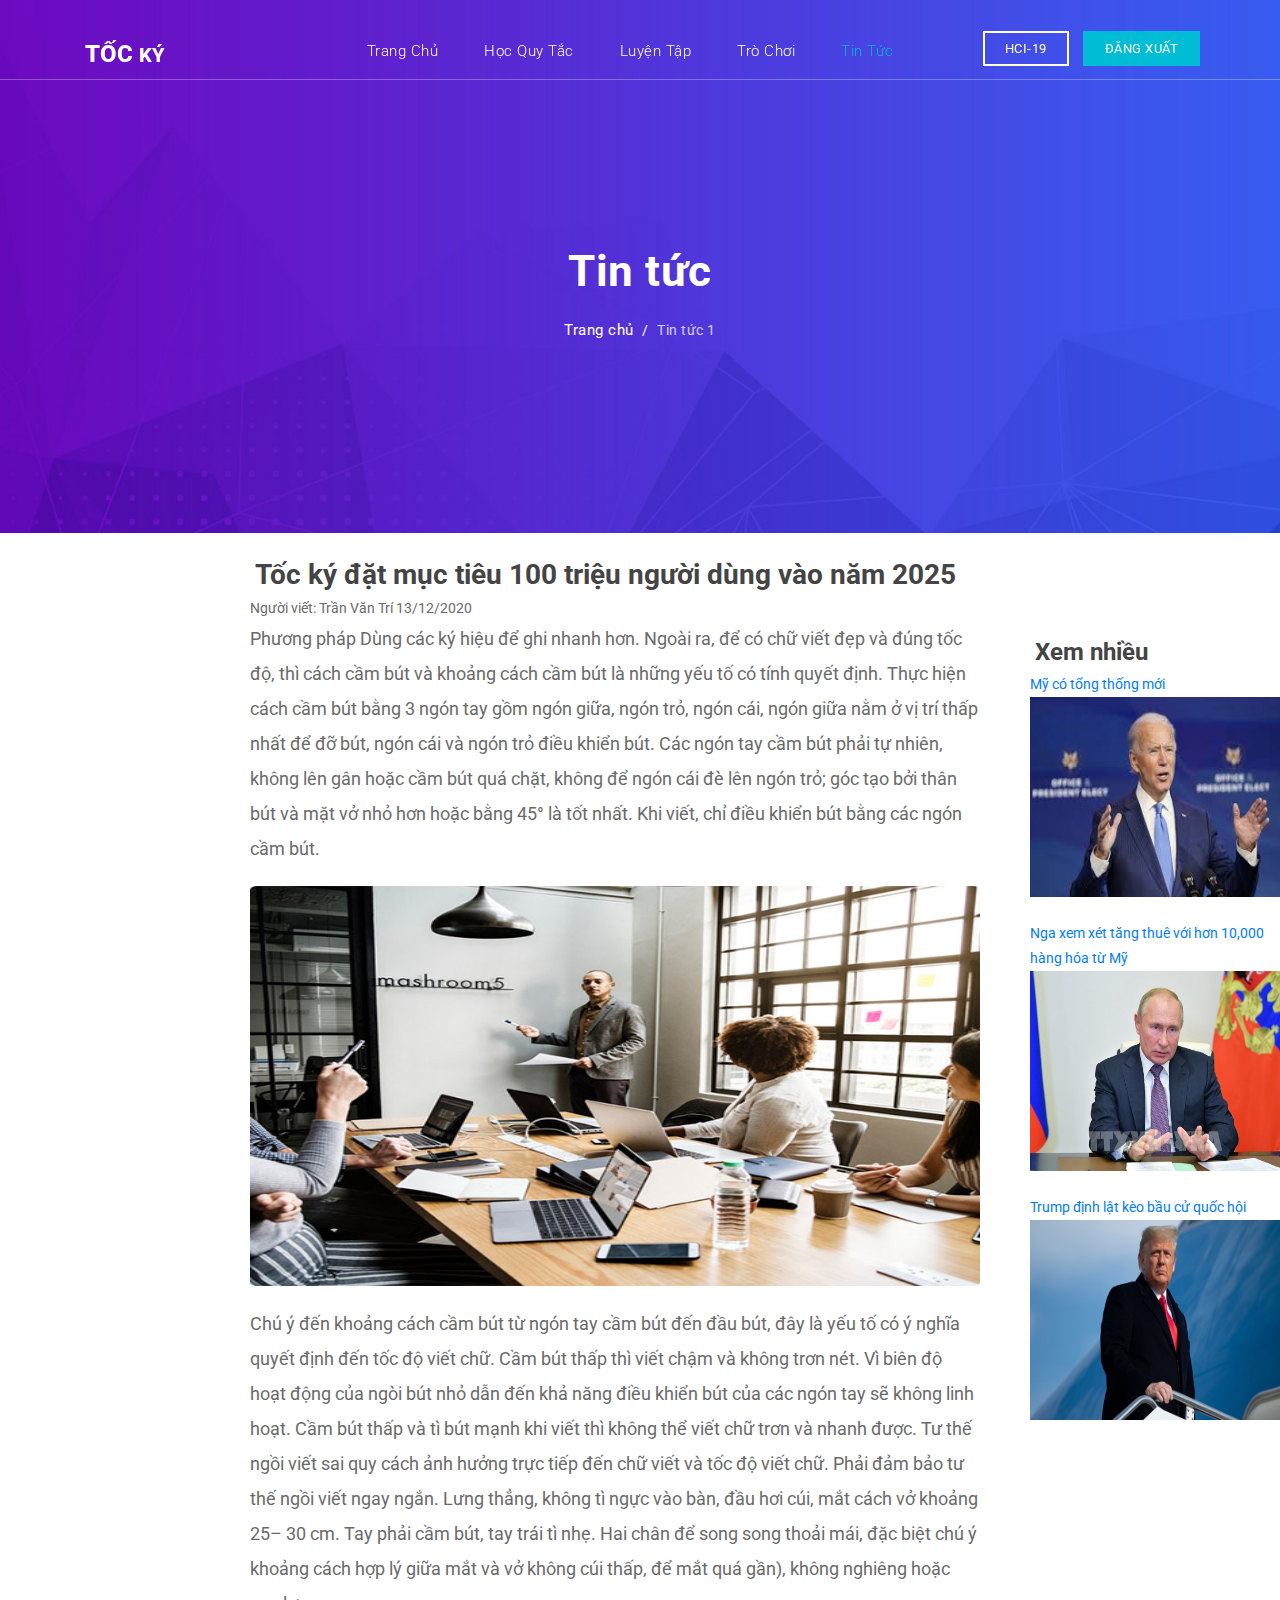
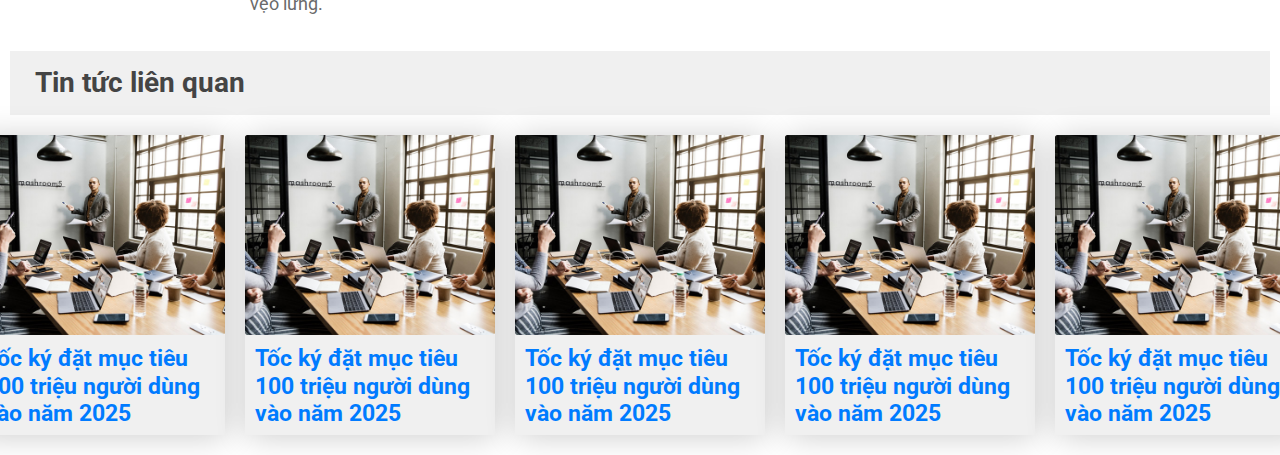
<file: read-news.html>
<!DOCTYPE html>
<html lang="en">

  <head>

    <meta charset="utf-8">
    <meta name="viewport" content="width=device-width, initial-scale=1, shrink-to-fit=no">
    <meta name="description" content="">
    <meta name="author" content="TemplateMo">
    <link href="https://fonts.googleapis.com/css?family=Roboto:100,300,400,500,700" rel="stylesheet">

    <title>News</title>

    <!-- Bootstrap core CSS -->
    <link href="vendor/bootstrap/css/bootstrap.min.css" rel="stylesheet">

    <!-- Additional CSS Files -->
    <link rel="stylesheet" href="assets/css/fontawesome.css">
    <link rel="stylesheet" href="assets/css/templatemo-host-cloud.css">
    <link rel="stylesheet" href="assets/css/owl.css">
    <link rel="stylesheet" href="assets/css/news.css">
  </head>

  <body>

    <!-- ***** Preloader Start ***** -->
    <div id="preloader">
        <div class="jumper">
            <div></div>
            <div></div>
            <div></div>
        </div>
    </div>  
    <!-- ***** Preloader End ***** -->

    <!-- Header -->
    <header class="">
      <nav class="navbar navbar-expand-lg">
        <div class="container">
          <a class="navbar-brand" href="index.html"><h2>TỐC <em>Ký</em></h2></a>
          <button class="navbar-toggler" type="button" data-toggle="collapse" data-target="#navbarResponsive" aria-controls="navbarResponsive" aria-expanded="false" aria-label="Toggle navigation">
            <span class="navbar-toggler-icon"></span>
          </button>
          <div class="collapse navbar-collapse" id="navbarResponsive">
            <ul class="navbar-nav ml-auto">
              <li class="nav-item">
                <a class="nav-link" href="index.html">Trang chủ
                  <span class="sr-only">(current)</span>
                </a>
              </li>
              <li class="nav-item">
                <a class="nav-link" href="about.html">Học quy tắc</a>
              </li>
              <li class="nav-item">
                <a class="nav-link" href="services.html">Luyện tập</a>
              </li>
              <li class="nav-item">
                <a class="nav-link" href="gamelogin.html">Trò chơi</a>
              </li>
              <li class="nav-item active">
                <a class="nav-link" href="news.html">Tin tức</a>
              </li>
            </ul>
          </div>
          <div class="functional-buttons">
            <ul>
              <li><a href="Profile.html">HCI-19</a></li>
              <li><a href="#">Đăng xuất</a></li>
            </ul>
          </div>
        </div>
      </nav>
    </header>

    <!-- Page Content -->
    <!-- Heading Starts Here -->
    <div class="page-heading header-text">
      <div class="container">
        <div class="row">
          <div class="col-md-12">
            <h1>Tin tức</h1>
            <p><a href="index.html">Trang chủ</a> / <span>Tin tức 1</span></p>
          </div>
        </div>
      </div>
    </div>
    <!-- Heading Ends Here -->


<div  class="body">
 
   <div class="news-content">
    <h3>Tốc ký đặt mục tiêu 100 triệu người dùng vào năm 2025 </h3>
    <p> Người viết: Trần Văn Trí        13/12/2020 </p>
    <p class="p-content">
      Phương pháp
Dùng các ký hiệu để ghi nhanh hơn.
 Ngoài ra, để có chữ viết đẹp và đúng tốc độ, 
 thì cách cầm bút và khoảng cách cầm bút là những yếu tố
  có tính quyết định. Thực hiện cách cầm bút bằng 3 ngón tay
   gồm ngón giữa, ngón trỏ, ngón cái, ngón giữa nằm ở vị trí 
   thấp nhất để đỡ bút, ngón cái và ngón trỏ điều khiển bút. 
   Các ngón tay cầm bút phải tự nhiên, không lên gân hoặc cầm 
   bút quá chặt, không để ngón cái đè lên ngón trỏ; góc tạo bởi 
   thân bút và mặt vở nhỏ hơn hoặc bằng 45° là tốt nhất.
    Khi viết, chỉ điều khiển bút bằng các ngón cầm bút.
    </p>
    <img class="news-image" src="assets/images/our-team.jpg" alt="trusted 1">

<p class="p-content">   Chú ý đến khoảng cách cầm bút từ ngón tay cầm bút đến đầu bút,
 đây là yếu tố có ý nghĩa quyết định đến tốc độ viết chữ.
  Cầm bút thấp thì viết chậm và không trơn nét. Vì biên độ 
  hoạt động của ngòi bút nhỏ dẫn đến khả năng điều khiển 
  bút của các ngón tay sẽ không linh hoạt. Cầm bút thấp 
  và tì bút mạnh khi viết thì không thể viết chữ trơn và
   nhanh được. Tư thế ngồi viết sai quy cách ảnh hưởng
   trực tiếp đến chữ viết và tốc độ viết chữ. Phải đảm 
   bảo tư thế ngồi viết ngay ngắn. Lưng thẳng, không tì 
   ngực vào bàn, đầu hơi cúi, mắt cách vở khoảng 25– 30 cm.
   Tay phải cầm bút, tay trái tì nhẹ. Hai chân để song song
    thoải mái, đặc biệt chú ý khoảng cách hợp lý giữa mắt 
    và vở không cúi thấp, để mắt quá gần), không nghiêng hoặc vẹo lưng.
    </p>

</div>
<div class="newsest"> 
  <div> 
    <h4> Xem nhiều </h4>
  </div>
  <div> 
  <p> <a href="read-news.html"> Mỹ có tổng thống mới </a> </p>  
  <img class="item-image" src="assets/images/biden.png" alt="trusted 1">
  </div> 
  <br> 
  <div> 
    <p> <a href="read-news.html"> Nga xem xét tăng thuê với hơn 10,000 hàng hóa từ Mỹ </a> </p>  
    <img class="item-image" src="assets/images/Putin.png" alt="trusted 1">
    </div> 
    <br> 
    <div> 
      <p> <a href="read-news.html"> Trump định lật kèo bầu cử quốc hội </a> </p>  
      <img class="item-image" src="assets/images/trump.png" alt="trusted 1">
      </div> 

</div>
</div>

  <div class="title"> 
    <h3> Tin tức liên quan </h3>
   </div>
      <div class="slider">
     <div class="item">
      <img class="item-image" src="assets/images/our-team.jpg" alt="trusted 1">
     <h4 class="title-news"> <a href="read-news.html">Tốc ký đặt mục tiêu 100 triệu người dùng vào năm 2025</a>  </h4>

   </div>
       <div class="item">
      <img class="item-image" src="assets/images/our-team.jpg" alt="trusted 1">
     <h4 class="title-news"> <a href="read-news.html">Tốc ký đặt mục tiêu 100 triệu người dùng vào năm 2025</a>  </h4>
   </div>
     <div class="item">
      <img class="item-image" src="assets/images/our-team.jpg" alt="trusted 1">
     <h4 class="title-news"> <a href="read-news.html">Tốc ký đặt mục tiêu 100 triệu người dùng vào năm 2025</a>  </h4>
   </div>
     <div class="item">
      <img class="item-image" src="assets/images/our-team.jpg" alt="trusted 1">
     <h4 class="title-news"> <a href="read-news.html">Tốc ký đặt mục tiêu 100 triệu người dùng vào năm 2025</a>  </h4>
   </div>
     <div class="item">
      <img class="item-image" src="assets/images/our-team.jpg" alt="trusted 1">
     <h4 class="title-news"> <a href="read-news.html">Tốc ký đặt mục tiêu 100 triệu người dùng vào năm 2025</a>  </h4>
   </div>
   </div>
</div>




    <!-- Bootstrap core JavaScript -->
    <script src="vendor/jquery/jquery.min.js"></script>
    <script src="vendor/bootstrap/js/bootstrap.bundle.min.js"></script>

    <!-- Additional Scripts -->
    <script src="assets/js/custom.js"></script>
    <script src="assets/js/owl.js"></script>
    <script src="assets/js/accordions.js"></script>


    <script language = "text/Javascript"> 
      cleared[0] = cleared[1] = cleared[2] = 0; //set a cleared flag for each field
      function clearField(t){                   //declaring the array outside of the
      if(! cleared[t.id]){                      // function makes it static and global
          cleared[t.id] = 1;  // you could use true and false, but that's more typing
          t.value='';         // with more chance of typos
          t.style.color='#fff';
          }
      }
    </script>

  </body>
</html>
</file>
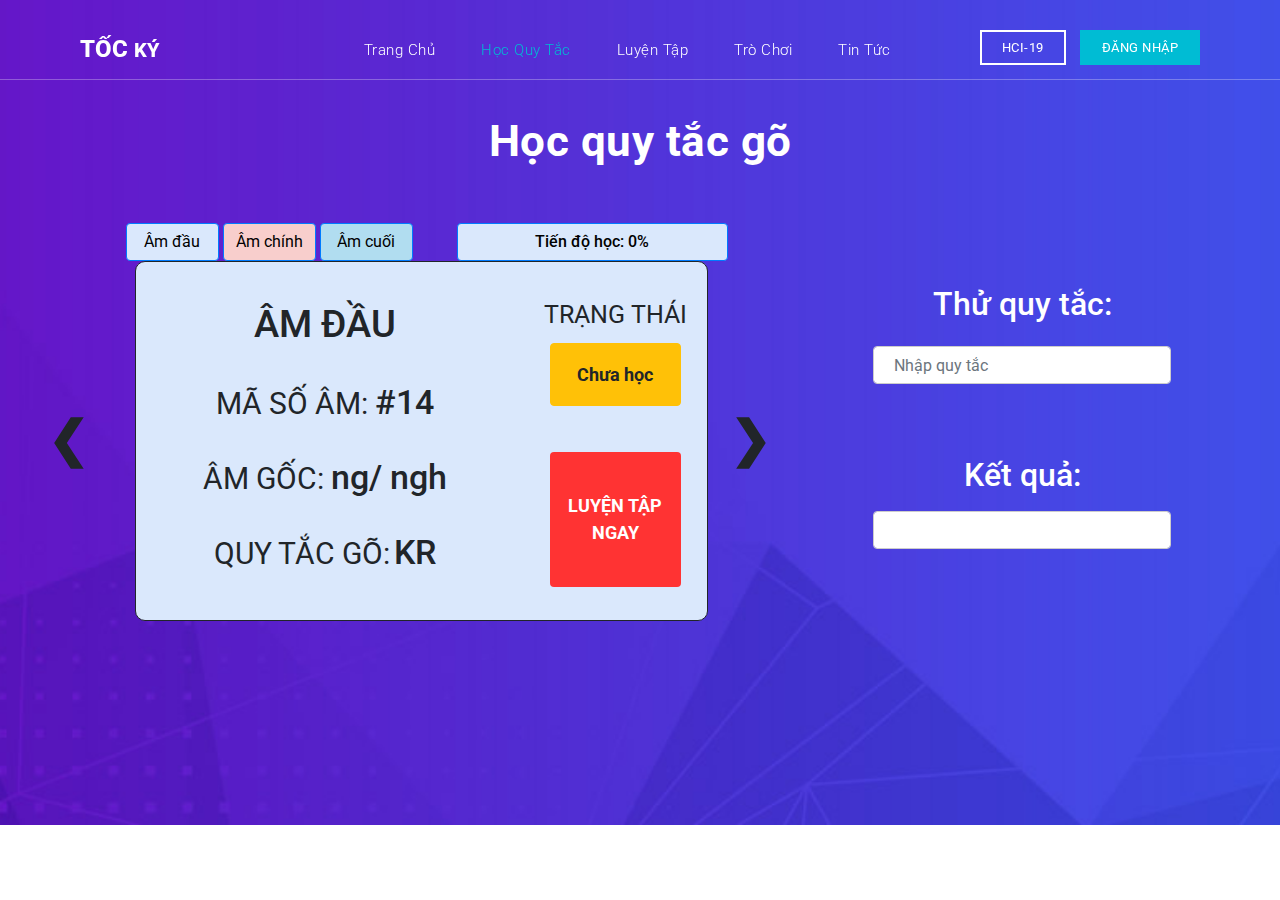
<file: rules.html>
<!DOCTYPE html>
<html lang="en">

<head>

  <meta charset="utf-8">
  <meta name="viewport" content="width=device-width, initial-scale=1, shrink-to-fit=no">
  <meta name="description" content="">
  <meta name="author" content="TemplateMo">
  <link href="https://fonts.googleapis.com/css?family=Roboto:100,300,400,500,700" rel="stylesheet">
  <style>
    * {
      box-sizing: border-box
    }

    body {
      font-family: Verdana, sans-serif;
      margin: 0
    }

    .mySlides {
      display: none
    }

    img {
      vertical-align: middle;
    }

    /* Slideshow container */
    .slideshow-container {
      max-width: 1000px;
      position: relative;
      margin: auto;
    }

    /* Next & previous buttons */
    .prev,
    .next {
      cursor: pointer;
      position: absolute;
      top: 50%;
      width: auto;
      padding: 16px;
      margin-top: -22px;
      color: #ffffff;
      font-weight: bold;
      font-size: 50px;
      transition: 0.6s ease;
      border-radius: 0 3px 3px 0;
      user-select: none;
      margin-left: -74vh;
    }

    /* Position the "next button" to the right */
    .next {
      right: 0;
      border-radius: 3px 0 0 3px;
    }

    /* On hover, add a black background color with a little bit see-through */
    .prev:hover,
    .next:hover {
      background-color: #ffffff;
    }

    /* Caption text */
    .text {
      color: #f2f2f2;
      font-size: 15px;
      padding: 8px 12px;
      position: absolute;
      bottom: 8px;
      width: 100%;
      text-align: center;
    }

    /* Number text (1/3 etc) */
    .numbertext {
      color: #f2f2f2;
      font-size: 12px;
      padding: 8px 12px;
      position: absolute;
      top: 0;
    }

    /* The dots/bullets/indicators */
    .dot {
      cursor: pointer;
      height: 15px;
      width: 15px;
      margin: 0 2px;
      background-color: #bbb;
      border-radius: 50%;
      display: inline-block;
      transition: background-color 0.6s ease;
    }

    /* Fading animation */
    .fade {
      -webkit-animation-name: fade;
      -webkit-animation-duration: 1.5s;
      animation-name: fade;
      animation-duration: 1.5s;
    }

    @-webkit-keyframes fade {
      from {
        opacity: .4
      }

      to {
        opacity: 1
      }
    }

    @keyframes fade {
      from {
        opacity: .4
      }

      to {
        opacity: 1
      }
    }

    /* On smaller screens, decrease text size */
    @media only screen and (max-width: 300px) {

      .prev,
      .next,
      .text {
        font-size: 11px
      }


    }
  </style>

  <title>Học quy tắc gõ</title>
  <!-- Bootstrap core CSS -->
  <link href="vendor/bootstrap/css/bootstrap.min.css" rel="stylesheet">

  <!-- Additional CSS Files -->
  <link rel="stylesheet" href="assets/css/fontawesome.css">
  <link rel="stylesheet" href="assets/css/templatemo-host-cloud.css">
  <link rel="stylesheet" href="assets/css/owl.css">
  <!--

Host Cloud Template

https://templatemo.com/tm-541-host-cloud

-->
</head>

<body>

  <!-- ***** Preloader Start ***** -->
  <div id="preloader">
    <div class="jumper">
      <div></div>
      <div></div>
      <div></div>
    </div>
  </div>
  <!-- ***** Preloader End ***** -->

  <!-- Header -->
  <header class="">
    <nav class="navbar navbar-expand-lg">
      <div class="container">
        <a class="navbar-brand" href="index.html">
          <h2>TỐC <em>KÝ</em></h2>
        </a>
        <button class="navbar-toggler" type="button" data-toggle="collapse" data-target="#navbarResponsive"
          aria-controls="navbarResponsive" aria-expanded="false" aria-label="Toggle navigation">
          <span class="navbar-toggler-icon"></span>
        </button>
        <div class="collapse navbar-collapse" id="navbarResponsive">
          <ul class="navbar-nav ml-auto">
            <li class="nav-item">
              <a class="nav-link" href="index.html">Trang chủ
                <span class="sr-only">(current)</span>
              </a>
            </li>
            <li class="nav-item active">
              <a class="nav-link" href="rules.html">Học quy tắc</a>
            </li>
            <li class="nav-item">
              <a class="nav-link" href="practice.html">Luyện tập</a>
            </li>
            <li class="nav-item">
              <a class="nav-link" href="gamelogin.html">Trò chơi</a>
            </li>
            </li>
            <li class="nav-item">
              <a class="nav-link" href="news.html">Tin tức</a>
            </li>
          </ul>
        </div>
        <div class="functional-buttons">
          <ul>
            <li><a href="Profile.html">HCI-19</a></li>
            <li><a href="#">Đăng nhập</a></li>
          </ul>
        </div>
      </div>
    </nav>
  </header>

  <!-- Page Content -->
  <!-- Heading Starts Here -->
  <div class="page-heading header-text">
    <h1 style="color: white; margin-top: -9%;">Học quy tắc gõ</h1>
    <br>
    <br>
    <div class="row" style="margin-top: -1%;">
      <div class="col-xs-6 col-sm-6 col-md-6 col-lg-6" style="margin-left: 114px;">
        <button type="button" class="btn btn-primary" onclick="amdau()"
          style="background-color:#DAE8FC; color: #000; width: 93px;">Âm đầu</button>
        <button type="button" class="btn btn-primary" onclick="amchinh()"
          style="background-color:#F8CECC; color: #000; width: 93px">Âm chính</button>
        <button type="button" class="btn btn-primary" onclick="amcuoi()"
          style="background-color: #B1DDF0; color: #000; width: 93px">Âm cuối</button>
        &nbsp;
        &nbsp;
        &nbsp;
        &nbsp;
        &nbsp;
        <button type="button" class="btn btn-primary"
          style="background-color : #DAE8FC; color: black;width: 271px; font-weight: 500;" id="tiendohoc">Tiến
          độ học:
          0%</button>

      </div>
      <div class="col-xs-8 col-sm-8 col-md-8 col-lg-8">
        <div class="slideshow-container">

          <div class="mySlides">

            <div class="container"
              style="height: 360px; width: 68%; border: 1px solid; background-color: #DAE8FC;border-radius: 10px;">

              <div class="row">

              </div>

              <div class="row">

                <div class="col-xs-8 col-sm-8 col-md-8 col-lg-8">
                  <br>
                  <span class="label label-info" style="font-size: 38px; font-weight:500;">ÂM ĐẦU</span>
                  <br>
                  <br>
                  <span class="label label-info" style="font-size: 30px">MÃ SỐ ÂM: </span>
                  <span class="label label-info" style="font-size: 34px; font-weight: 500;"> #14 </span>
                </div>
                <div class="col-xs-4 col-sm-4 col-md-4 col-lg-4">
                  <br>

                  <span class="label label-danger" style="font-size: 25px;">TRẠNG THÁI </span>
                  <br>

                  <button type="button" class="btn btn-warning"
                    style="height: 40%; width: 80%; margin-top: 10px;font-weight: bold; font-size: 18px;" id="isHoc1"
                    onclick="ktra(this.id)"> Chưa học </button>
                  <br>
                </div>

              </div>
              <div class="row">


                <div class="col-xs-8 col-sm-8 col-md-8 col-lg-8">
                  <br>
                  <span class="label label-info" style="font-size: 30px">ÂM GỐC: </span>
                  <span class="label label-info" style="font-size: 34px; font-weight: 500">ng/ ngh</span>
                  <br>
                  <br>
                  <span class="label label-info" style="font-size: 30px;">QUY TẮC GÕ:</span>
                  <span class="label label-info" style="font-size: 34px;font-weight: 500"> KR</span>

                </div>
                <div class="col-xs-4 col-sm-4 col-md-4 col-lg-4">
                  <br>

                  <button type="button" class="btn btn-default"
                    style="background : #FF3333 ; color: white; font-size: 18px ;width: 80%; height: 90%;font-weight: bold"
                    onclick="ltap()">
                    LUYỆN TẬP
                    <br>
                    NGAY
                  </button>

                  <br>

                  <br>
                </div>

              </div>
            </div>

          </div>

          <div class="mySlides">

            <div class="container"
              style="height: 360px; width: 68%; border: 1px solid; background-color: #DAE8FC;border-radius: 10px;">

              <div class="row">

              </div>

              <div class="row">

                <div class="col-xs-8 col-sm-8 col-md-8 col-lg-8">
                  <br>
                  <span class="label label-info" style="font-size: 38px; font-weight:500;">ÂM ĐẦU</span>
                  <br>
                  <br>
                  <span class="label label-info" style="font-size: 30px">MÃ SỐ ÂM: </span>
                  <span class="label label-info" style="font-size: 34px; font-weight: 500;"> #15 </span>
                </div>
                <div class="col-xs-4 col-sm-4 col-md-4 col-lg-4">
                  <br>

                  <span class="label label-danger" style="font-size: 25px;">TRẠNG THÁI </span>
                  <br>

                  <button type="button" class="btn btn-warning"
                    style="height: 40%; width: 80%; margin-top: 10px;font-weight: bold; font-size: 18px;" id="isHoc2"
                    onclick="ktra(this.id)"> Chưa học </button>
                  <br>
                </div>

              </div>
              <div class="row">


                <div class="col-xs-8 col-sm-8 col-md-8 col-lg-8">
                  <br>
                  <span class="label label-info" style="font-size: 30px">ÂM GỐC: </span>
                  <span class="label label-info" style="font-size: 34px; font-weight: 500">g/ gh</span>
                  <br>
                  <br>
                  <span class="label label-info" style="font-size: 30px;">QUY TẮC GÕ:</span>
                  <span class="label label-info" style="font-size: 34px;font-weight: 500"> KP</span>

                </div>
                <div class="col-xs-4 col-sm-4 col-md-4 col-lg-4">
                  <br>

                  <button type="button" class="btn btn-default"
                    style="background : #FF3333 ; color: white; font-size: 18px ;width: 80%; height: 90%;font-weight: bold"
                    onclick="ltap()">
                    LUYỆN TẬP
                    <br>
                    NGAY
                  </button>

                  <br>

                  <br>
                </div>

              </div>
            </div>

          </div>
          <div class="mySlides">

            <div class="container"
              style="height: 360px; width: 68%; border: 1px solid; background-color: #F8CECC;border-radius: 10px;">

              <div class="row">

              </div>

              <div class="row">

                <div class="col-xs-8 col-sm-8 col-md-8 col-lg-8">
                  <br>
                  <span class="label label-info" style="font-size: 38px; font-weight:500;">ÂM CHÍNH</span>
                  <br>
                  <br>
                  <span class="label label-info" style="font-size: 30px">MÃ SỐ ÂM: </span>
                  <span class="label label-info" style="font-size: 34px; font-weight: 500;"> #16 </span>
                </div>
                <div class="col-xs-4 col-sm-4 col-md-4 col-lg-4">
                  <br>

                  <span class="label label-danger" style="font-size: 25px;">TRẠNG THÁI </span>
                  <br>

                  <button type="button" class="btn btn-warning"
                    style="height: 40%; width: 80%; margin-top: 10px;font-weight: bold; font-size: 18px;" id="isHoc3"
                    onclick="ktra(this.id)"> Chưa học </button>
                  <br>
                </div>

              </div>
              <div class="row">


                <div class="col-xs-8 col-sm-8 col-md-8 col-lg-8">
                  <br>
                  <span class="label label-info" style="font-size: 30px">ÂM GỐC: </span>
                  <span class="label label-info" style="font-size: 34px; font-weight: 500">ẳ</span>
                  <br>
                  <br>
                  <span class="label label-info" style="font-size: 30px;">QUY TẮC GÕ:</span>
                  <span class="label label-info" style="font-size: 34px;font-weight: 500"> HSA</span>

                </div>
                <div class="col-xs-4 col-sm-4 col-md-4 col-lg-4">
                  <br>

                  <button type="button" class="btn btn-default"
                    style="background : #FF3333 ; color: white; font-size: 18px ;width: 80%; height: 90%;font-weight: bold"
                    onclick="ltap()">
                    LUYỆN TẬP
                    <br>
                    NGAY
                  </button>

                  <br>

                  <br>
                </div>

              </div>
            </div>

          </div>
          <div class="mySlides">

            <div class="container"
              style="height: 360px; width: 68%; border: 1px solid; background-color: #F8CECC;border-radius: 10px;">

              <div class="row">

              </div>

              <div class="row">

                <div class="col-xs-8 col-sm-8 col-md-8 col-lg-8">
                  <br>
                  <span class="label label-info" style="font-size: 38px; font-weight:500;">ÂM CHÍNH</span>
                  <br>
                  <br>
                  <span class="label label-info" style="font-size: 30px">MÃ SỐ ÂM: </span>
                  <span class="label label-info" style="font-size: 34px; font-weight: 500;"> #17 </span>
                </div>
                <div class="col-xs-4 col-sm-4 col-md-4 col-lg-4">
                  <br>

                  <span class="label label-danger" style="font-size: 25px;">TRẠNG THÁI </span>
                  <br>

                  <button type="button" class="btn btn-warning"
                    style="height: 40%; width: 80%; margin-top: 10px;font-weight: bold; font-size: 18px;" id="isHoc4"
                    onclick="ktra(this.id)"> Chưa học </button>
                  <br>
                </div>

              </div>
              <div class="row">


                <div class="col-xs-8 col-sm-8 col-md-8 col-lg-8">
                  <br>
                  <span class="label label-info" style="font-size: 30px">ÂM GỐC: </span>
                  <span class="label label-info" style="font-size: 34px; font-weight: 500">õ</span>
                  <br>
                  <br>
                  <span class="label label-info" style="font-size: 30px;">QUY TẮC GÕ:</span>
                  <span class="label label-info" style="font-size: 34px;font-weight: 500"> NSO</span>

                </div>
                <div class="col-xs-4 col-sm-4 col-md-4 col-lg-4">
                  <br>

                  <button type="button" class="btn btn-default"
                    style="background : #FF3333 ; color: white; font-size: 18px ;width: 80%; height: 90%;font-weight: bold"
                    onclick="ltap()">
                    LUYỆN TẬP
                    <br>
                    NGAY
                  </button>

                  <br>

                  <br>
                </div>

              </div>
            </div>

          </div>
          <div class="mySlides">

            <div class="container"
              style="height: 360px; width: 68%; border: 1px solid; background-color: #B1DDF0;border-radius: 10px;">

              <div class="row">

              </div>

              <div class="row">

                <div class="col-xs-8 col-sm-8 col-md-8 col-lg-8">
                  <br>
                  <span class="label label-info" style="font-size: 38px; font-weight:500;">ÂM CUỐI</span>
                  <br>
                  <br>
                  <span class="label label-info" style="font-size: 30px">MÃ SỐ ÂM: </span>
                  <span class="label label-info" style="font-size: 34px; font-weight: 500;"> #18 </span>
                </div>
                <div class="col-xs-4 col-sm-4 col-md-4 col-lg-4">
                  <br>

                  <span class="label label-danger" style="font-size: 25px;">TRẠNG THÁI </span>
                  <br>

                  <button type="button" class="btn btn-warning"
                    style="height: 40%; width: 80%; margin-top: 10px;font-weight: bold; font-size: 18px;" id="isHoc5"
                    onclick="ktra(this.id)"> Chưa học </button>
                  <br>
                </div>

              </div>
              <div class="row">


                <div class="col-xs-8 col-sm-8 col-md-8 col-lg-8">
                  <br>
                  <span class="label label-info" style="font-size: 30px">ÂM GỐC: </span>
                  <span class="label label-info" style="font-size: 34px; font-weight: 500">ch</span>
                  <br>
                  <br>
                  <span class="label label-info" style="font-size: 30px;">QUY TẮC GÕ:</span>
                  <span class="label label-info" style="font-size: 34px;font-weight: 500"> GK</span>

                </div>
                <div class="col-xs-4 col-sm-4 col-md-4 col-lg-4">
                  <br>

                  <button type="button" class="btn btn-default"
                    style="background : #FF3333 ; color: white; font-size: 18px ;width: 80%; height: 90%;font-weight: bold"
                    onclick="ltap()">
                    LUYỆN TẬP
                    <br>
                    NGAY
                  </button>

                  <br>

                  <br>
                </div>

              </div>
            </div>

          </div>
          <div class="mySlides">

            <div class="container"
              style="height: 360px; width: 68%; border: 1px solid; background-color: #B1DDF0;border-radius: 10px;">

              <div class="row">

              </div>

              <div class="row">

                <div class="col-xs-8 col-sm-8 col-md-8 col-lg-8">
                  <br>
                  <span class="label label-info" style="font-size: 38px; font-weight:500;">ÂM CUỐI</span>
                  <br>
                  <br>
                  <span class="label label-info" style="font-size: 30px">MÃ SỐ ÂM: </span>
                  <span class="label label-info" style="font-size: 34px; font-weight: 500;"> #19 </span>
                </div>
                <div class="col-xs-4 col-sm-4 col-md-4 col-lg-4">
                  <br>

                  <span class="label label-danger" style="font-size: 25px;">TRẠNG THÁI </span>
                  <br>

                  <button type="button" class="btn btn-warning"
                    style="height: 40%; width: 80%; margin-top: 10px;font-weight: bold; font-size: 18px;" id="isHoc6"
                    onclick="ktra(this.id)"> Chưa học </button>
                  <br>
                </div>

              </div>
              <div class="row">


                <div class="col-xs-8 col-sm-8 col-md-8 col-lg-8">
                  <br>
                  <span class="label label-info" style="font-size: 30px">ÂM GỐC: </span>
                  <span class="label label-info" style="font-size: 34px; font-weight: 500">p</span>
                  <br>
                  <br>
                  <span class="label label-info" style="font-size: 30px;">QUY TẮC GÕ:</span>
                  <span class="label label-info" style="font-size: 34px;font-weight: 500"> TK</span>

                </div>
                <div class="col-xs-4 col-sm-4 col-md-4 col-lg-4">
                  <br>

                  <button type="button" class="btn btn-default"
                    style="background : #FF3333 ; color: white; font-size: 18px ;width: 80%; height: 90%;font-weight: bold"
                    onclick="ltap()">
                    LUYỆN TẬP
                    <br>
                    NGAY
                  </button>

                  <br>

                  <br>
                </div>

              </div>
            </div>

          </div>

          <a class="prev" onclick="plusSlides(-1)" style="margin-left: -390px; margin-top: -55px;">&#10094;</a>
          <a class="next" onclick="plusSlides(1)" style="margin-right: 55px; margin-top: -55px;">&#10095;</a>

        </div>
        <br>
        <!-- <div style="text-align:center">
          <span class="dot" onclick="currentSlide(1)"></span>
          <span class="dot" onclick="currentSlide(2)"></span>
          <span class="dot" onclick="currentSlide(3)"></span>
          <span class="dot" onclick="currentSlide(4)"></span>
        </div> -->
      </div>

      <div class="col-xs-3 col-sm-3 col-md-3 col-lg-3">
        <br>
        <h2 style="color: #ffffff;">Thử quy tắc: </h2>

        <form action="" method="POST" role="form" style="margin-top: 15px;">
          <div class="form-group">
            <input type="text" class="form-control" id="text1" placeholder="Nhập quy tắc"
              onkeyup="return changeText(event, this.id)">
          </div>
        </form>
        <br>
        <br>
        <h2 style="color: white;">Kết quả:</h2>
        <form action="" method="POST" role="form">
          <div class="form-group">
            <input type="text" class="form-control" id="ketqua" placeholder="">
          </div>
        </form>

      </div>

    </div>


    <script>
      var x = [0, 0, 0, 0, 0, 0];
      var y = 0;
      let keypressed = ""
      function changeText(e, id) {
        let input = document.getElementById("ketqua");
        if (e.key == "Backspace") {
          keypressed = ""
        } else {
          keypressed = keypressed + e.key
        }
        if (keypressed === "kp") {
          input.value = "g";
          keypressed = "";
        }
        if (keypressed === "hsa") {
          input.value = "ẳ";
          keypressed = "";
        }
        if (keypressed === "gk") {
          input.value = "ch";
          keypressed = "";
        }
        if (keypressed === "kr") {
          input.value = "ng";
          keypressed = "";
        }
        if (keypressed === "nso") {
          input.value = "õ";
          keypressed = "";
        }
        if (keypressed === "tk") {
          input.value = "p";
          keypressed = "";
        }
      }
      function ltap() {
        location.href = "practice.html";
      }
      function ktra(id) {
        x[parseInt(id[5]) - 1] += 1;
        if (x[parseInt(id[5]) - 1] == 1) {
          document.getElementById(id).style.backgroundColor = "#33FF33";
          document.getElementById(id).innerHTML = "Đã học!";
          document.getElementById(id).style.color = "#000000";
          y += 100 / x.length;
          document.getElementById("tiendohoc").innerHTML = "Tiến độ học: " + Math.ceil(y - 1) + "%";
        }
      }

      function amdau() {
        currentSlide(1);
      }
      function amchinh() {
        currentSlide(3);
      }
      function amcuoi() {
        currentSlide(5);
      }
      var slideIndex = 1;
      showSlides(slideIndex);

      function plusSlides(n) {
        showSlides(slideIndex += n);
      }

      function currentSlide(n) {
        showSlides(slideIndex = n);
      }

      function showSlides(n) {
        var i;
        var slides = document.getElementsByClassName("mySlides");
        var dots = document.getElementsByClassName("dot");
        if (n > slides.length) { slideIndex = 1 }
        if (n < 1) { slideIndex = slides.length }
        for (i = 0; i < slides.length; i++) {
          slides[i].style.display = "none";
        }
        for (i = 0; i < dots.length; i++) {
          dots[i].className = dots[i].className.replace(" active", "");
        }
        slides[slideIndex - 1].style.display = "block";
        dots[slideIndex - 1].className += " active";

      }
    </script>
  </div>
  <br>

  <script src="vendor/jquery/jquery.min.js"></script>
  <script src="vendor/bootstrap/js/bootstrap.bundle.min.js"></script>

  <!-- Additional Scripts -->
  <script src="assets/js/custom.js"></script>
  <script src="assets/js/owl.js"></script>
  <script src="assets/js/accordions.js"></script>

  <script language="text/Javascript">
    cleared[0] = cleared[1] = cleared[2] = 0; //set a cleared flag for each field
    function clearField(t) {                   //declaring the array outside of the
      if (!cleared[t.id]) {                      // function makes it static and global
        cleared[t.id] = 1;  // you could use true and false, but that's more typing
        t.value = '';         // with more chance of typos
        t.style.color = '#fff';
      }
    }
  </script>

</body>

</html>
</file>
<file: assets/css/templatemo-host-cloud.css>
/*

Host Cloud Template

https://templatemo.com/tm-541-host-cloud

*/

body {
	font-family: 'Roboto', sans-serif;
	transition: all 0.5s;
}
p {
	margin-bottom: 0px;
	font-size: 14px;
	color: #6a6a6a;
	line-height: 25px;
}
a {
	text-decoration: none!important;
}
a.main-button {
	outline: none;
	cursor: pointer;
	display: inline-block;
	height: 50px;
	line-height: 50px;
	padding: 0px 25px;
	border: none;
	margin-left: 10px;
	background-color: #00bcd4;
	color: #fff;
	text-transform: uppercase;
	font-size: 15px;
	font-weight: 500;
	letter-spacing: 0.5px;
	transition: all 0.5s;
}
a.main-button:hover {
	background-color: #00a4b9;
}
a.gradient-button {
	outline: none;
	cursor: pointer;
	display: inline-block;
	height: 50px;
	line-height: 50px;
	padding: 0px 25px;
	border: none;
	margin-left: 10px;
	background: rgb(114,2,187);
    background: linear-gradient(145deg, rgba(114,2,187,1) 0%, rgba(50,100,245,1) 100%);
	color: #fff;
	text-transform: uppercase;
	font-size: 15px;
	font-weight: 500;
	letter-spacing: 0.5px;
	transition: all 0.5s;
}
a.gradient-button:hover {
	background: rgb(114,2,187);
    background: linear-gradient(145deg, rgba(50,100,245,1) 0%, rgba(114,2,187,1) 100%);
}
.section-heading {
	margin-bottom: 80px;
}
.section-heading span {
	color: #00bcd4;
	font-size: 15px;
	font-weight: 500;
	letter-spacing: 0.5px;
	display: inline-block;
	margin-top: 0px;
}
.section-heading h2 {
	color: #1e1e1e;
	font-size: 32px;
	font-weight: 700;
	letter-spacing: 0.5px;
	margin-top: 10px;
	margin-bottom: 15px;
}
.section-heading p {
	font-size: 15px;
}

.page-heading {
	background-image: url(../images/heading-bg.jpg);
	background-position: center center;
	background-repeat: no-repeat;
	background-size: cover;
	text-align: center;
	padding: 230px 0px 180px 0px;
}

.page-heading h1 {
	color: #fff;
	font-size: 44px;
	font-weight: 700;
	letter-spacing: 0.5px;
	margin-bottom: 20px;
}
.page-heading p {
	color: #fff;
	letter-spacing: 0.5px;
}
.page-heading p a {
	color: #fff;
	font-size: 15px;
}
.page-heading p a {
	margin-right: 5px;
}
.page-heading p span {
	color: #fff;
	opacity: 0.75;
	margin-left: 5px;
}
#preloader {
  overflow: hidden;
  background: linear-gradient(145deg, rgba(114,2,187,1) 0%, rgba(50,100,245,1) 100%);
  left: 0;
  right: 0;
  top: 0;
  bottom: 0;
  position: fixed;
  z-index: 9999999;
  color: #fff;
}

#preloader .jumper {
  left: 0;
  top: 0;
  right: 0;
  bottom: 0;
  display: block;
  position: absolute;
  margin: auto;
  width: 50px;
  height: 50px;
}

#preloader .jumper > div {
  background-color: #fff;
  width: 10px;
  height: 10px;
  border-radius: 100%;
  -webkit-animation-fill-mode: both;
  animation-fill-mode: both;
  position: absolute;
  opacity: 0;
  width: 50px;
  height: 50px;
  -webkit-animation: jumper 1s 0s linear infinite;
  animation: jumper 1s 0s linear infinite;
}

#preloader .jumper > div:nth-child(2) {
  -webkit-animation-delay: 0.33333s;
  animation-delay: 0.33333s;
}

#preloader .jumper > div:nth-child(3) {
  -webkit-animation-delay: 0.66666s;
  animation-delay: 0.66666s;
}

@-webkit-keyframes jumper {
  0% {
    opacity: 0;
    -webkit-transform: scale(0);
    transform: scale(0);
  }
  5% {
    opacity: 1;
  }
  100% {
    -webkit-transform: scale(1);
    transform: scale(1);
    opacity: 0;
  }
}

@keyframes jumper {
  0% {
    opacity: 0;
    -webkit-transform: scale(0);
    transform: scale(0);
  }
  5% {
    opacity: 1;
  }
  100% {
    opacity: 0;
  }
}

input[type=text], input[type=password] {
	width: 100%;
	padding: 12px 20px;
	margin: 8px 0;
	display: inline-block;
	border: 1px solid #ccc;
	box-sizing: border-box;
  }
  
  /* Set a style for all buttons */
  button.login {
	background-color: #4CAF50;
	color: white;
	padding: 14px 20px;
	margin: 8px 0;
	border: none;
	cursor: pointer;
	width: 100%;
  }
  
  button:hover {
	opacity: 0.8;
  }
  
  /* Extra styles for the cancel button */
  .cancelbtn {
	width: auto;
	padding: 10px 18px;
	background-color: #f44336;
  }
  
  /* Center the image and position the close button */
  .imgcontainer {
	text-align: center;
	margin: 24px 0 12px 0;
	position: relative;
  }
  
  img.avatar {
	width: 15%;
	border-radius: 50%;
  }
  
  .container {
	padding: 10px;
  }
  
  span.psw {
	float: right;
	padding-top: 16px;
  }
  
  /* The Modal (background) */
  .modal {
	display: none; /* Hidden by default */
	position: fixed; /* Stay in place */
	z-index: 1; /* Sit on top */
	left: 0;
	top: 0;
	width: 100%; /* Full width */
	height: 100%; /* Full height */
	overflow: hidden; /* Enable scroll if needed */
	background-color: rgb(0,0,0); /* Fallback color */
	background-color: rgba(0,0,0,0.4); /* Black w/ opacity */
	padding-top: 60px;
  }
  
  /* Modal Content/Box */
  .modal-content {
	background-color: #fefefe;
	margin: 5% auto 15% auto; /* 5% from the top, 15% from the bottom and centered */
	border: 1px solid #888;
	width: 80%; /* Could be more or less, depending on screen size */
  }
  
  /* The Close Button (x) */
  .close {
	position: absolute;
	right: 25px;
	top: 0;
	color: #000;
	font-size: 35px;
	font-weight: bold;
  }
  
  .close:hover,
  .close:focus {
	color: red;
	cursor: pointer;
  }
  
  /* Add Zoom Animation */
  .animate {
	-webkit-animation: animatezoom 0.6s;
	animation: animatezoom 0.6s
  }
  
  @-webkit-keyframes animatezoom {
	from {-webkit-transform: scale(0)} 
	to {-webkit-transform: scale(1)}
  }
	
  @keyframes animatezoom {
	from {transform: scale(0)} 
	to {transform: scale(1)}
  }
  
  /* Change styles for span and cancel button on extra small screens */
  @media screen and (max-width: 300px) {
	span.psw {
	   display: block;
	   float: none;
	}
	.cancelbtn {
	   width: 100%;
	}
  }



/* Header Style */
header {
	position: fixed;
	z-index: 99999;
	width: 100%;
	background-color: transparent!important;
	border-bottom: 1px solid rgba(250,250,250,0.30);
	height: 80px;
	-webkit-transition: all .5s ease 0s;
    -moz-transition: all .5s ease 0s;
    -o-transition: all .5s ease 0s;
    transition: all .5s ease 0s;
}
.background-header {
	background-color: #fff!important;
	box-shadow: 0px 1px 10px rgba(0,0,0,0.1);
}
.background-header .navbar-brand h2 {
	color: #1e1e1e!important;
}
.background-header .navbar-nav a.nav-link {
	color: #1e1e1e!important;
}
.background-header .functional-buttons	ul li:first-child a {
	display: inline-block;
	background-color: transparent;
	border: 2px solid #00bcd4;
	text-transform: uppercase;
	font-size: 13px;
	color: #00bcd4;
	padding: 6px 20px;
	letter-spacing: 0.5px;
	transition: all 0.5s;
}
.background-header .functional-buttons	ul li:first-child a:hover {
	color: #fff;
	background-color: #00bcd4;
	border-color: #00bcd4;
}
.background-header .navbar-nav .nav-link:hover,
.background-header .navbar-nav .active>.nav-link,
.background-header .navbar-nav .nav-link.active,
.background-header .navbar-nav .nav-link.show,
.background-header .navbar-nav .show>.nav-link {
	color: #00bcd4!important;
}
.navbar .navbar-brand {
	float: 	left;
	margin-top: 12px;
	outline: none;
}
.navbar .navbar-brand h2 {
	color: #fff;
	text-transform: uppercase;
	font-size: 24px;
	font-weight: 800;
	-webkit-transition: all .3s ease 0s;
    -moz-transition: all .3s ease 0s;
    -o-transition: all .3s ease 0s;
    transition: all .3s ease 0s;
}
.navbar .navbar-brand h2 em {
	font-style: normal;
	font-size: 20px;
}
#navbarResponsive {
	z-index: 999;
}
.navbar-collapse {
	text-align: center;
}
.navbar .navbar-nav .nav-item {
	margin: 0px 15px;
}
.navbar .navbar-nav a.nav-link {
	text-transform: capitalize;
	font-size: 15px;
	font-weight: 300;
	letter-spacing: 0.5px;
	color: #fff;
	transition: all 0.5s;
	margin-top: 5px;
}
.navbar .navbar-nav .nav-link:hover,
.navbar .navbar-nav .active>.nav-link,
.navbar .navbar-nav .nav-link.active,
.navbar .navbar-nav .nav-link.show,
.navbar .navbar-nav .show>.nav-link {
	color: #00bcd4;
}
.navbar .navbar-toggler-icon {
	background-image: none;
}
.navbar .navbar-toggler {
	border-color: #fff;
	background-color: #fff;	
	height: 36px;
	outline: none;
	border-radius: 0px;
	position: absolute;
	right: 30px;
	top: 20px;
}
.navbar .navbar-toggler-icon:after {
	content: '\f0c9';
	color: #00bcd4;
	font-size: 18px;
	line-height: 26px;
	font-family: 'FontAwesome';
}
.functional-buttons {
	margin-left: 5%;
}
.functional-buttons	ul {
	margin: 0;
	padding: 0;
}
.functional-buttons	ul li {
	display: inline-block;
	margin-left: 10px;
}
.functional-buttons	ul li:first-child a {
	display: inline-block;
	background-color: transparent;
	border: 2px solid #fff;
	text-transform: uppercase;
	font-size: 13px;
	color: #fff;
	padding: 6px 20px;
	letter-spacing: 0.5px;
	transition: all 0.5s;
}
.functional-buttons	ul li:first-child a:hover {
	color: #00bcd4;
	background-color: #fff;
}
.functional-buttons	ul li:last-child a {
	display: inline-block;
	background-color: #00bcd4;
	border: 2px solid #00bcd4;
	text-transform: uppercase;
	font-size: 13px;
	color: #fff;
	padding: 6px 20px;
	letter-spacing: 0.5px;
	transition: all 0.5s;
}
.functional-buttons	ul li:last-child a:hover {
	background-color: #00a4b9;
	border-color: #00a4b9;
}

/* Banner Style */
.banner {
	background-image: url(../images/banner-bg.jpg);
	background-size: cover;
	background-repeat: no-repeat;
	padding: 300px 0px;
	background-position: center center;
}
.banner .caption {
	text-align: center;
}
.banner .caption h2 {
	text-transform: uppercase;
	letter-spacing: 1px;
	margin-top: 0px;
	margin-bottom: 50px;
	font-size: 32px;
	font-weight: 700;
	color: #fff;
}
.banner #search-section fieldset {
	display: inline-block;
}
.banner #search-section {
	position: relative;
}
.banner #search-section input.searchText {
	float: left;
	width: 570px;
	min-width: 280px;
	height: 49px;
	background-color: transparent;
	border: 1px solid #fff;
	padding: 0px 15px;
	color: #fff;
	outline: none;
	font-size: 14px;
	letter-spacing: 0.5px;
	margin-bottom: 30px;
}
.banner #search-section input.main-button {
	position: absolute;
	top: 0;
	right: 0;
	outline: none;
	cursor: pointer;
	display: inline-block;
	height: 50px;
	line-height: 50px;
	padding: 0px 20px;
	border: none;
	margin-left: 10px;
	background-color: #00bcd4;
	color: #fff;
	text-transform: uppercase;
	font-size: 15px;
	font-weight: 500;
	letter-spacing: 0.5px;
	transition: all 0.5s;
	margin-bottom: 30px;
}
.banner #search-section button:hover {
	background-color: #00a4b9;
}
#search-section ul {
	padding: 0;
	margin: 0;
	text-align: center;
	display: inline-block;
}
#search-section ul li {
	display: inline-block;
	margin-right: 30px;
}
#search-section ul li:last-child {
	margin-right: 0px;
}
#search-section input[type=checkbox] {
	width: 18px;
	min-width: 18px;
	height: 18px;
	background-color: transparent;
	border: 1px solid #fff;
	outline: none;
	cursor: pointer;
}
#search-section span {
	color: #fff;
	font-size: 15px;
	font-weight: 700;
	margin-left: 8px;
}
#search-section em {
	font-style: normal;
	font-weight: 400;
	font-size: 16px;
	color: #fff;
}
#search-section ::-webkit-input-placeholder { /* Edge */
  color: #fff;
}

#search-section :-ms-input-placeholder { /* Internet Explorer 10-11 */
  color: #fff;
}

#search-section ::placeholder {
  color: #fff;
}



/* Trusted Style */
.trusted-section {
	padding: 50px 0px 40px 0px;
	background-color: #f7f7f7;
}
.trusted-section-heading {
	text-align: center;
}
.trusted-section-heading h4 {
	font-size: 17px;
	text-transform: uppercase;
	font-weight: 600;
	color: #1e1e1e;
	margin-bottom: 50px;
}
.trusted-item img {
	max-width: 156px;
	margin: 0 auto;
}



/* Services Style */
.services-section {
	margin-top: 140px;
}
.services-section .section-heading h2 {
	color: #1e1e1e;
}
.services-section .service-item {
	background-color: #f7f7f7;
	border-radius: 5px;
	padding: 50px 40px;
	text-align: center;
	margin-bottom: 30px;
}
.services-page .service-item {
	margin-bottom: 30px;
}
.services-section .service-item i {
	color: #fff;
	background-color: #00bcd4;
	display: inline-block;
	width: 100px;
	height: 100px;
	line-height: 100px;
	text-align: center;
	border-radius: 50%;
	font-size: 32px;
}
.services-section .service-item h4 {
	margin-top: 35px;
	font-size: 19px;
	color: #1e1e1e;
	text-transform: capitalize;
	font-weight: 500;
	letter-spacing: 0.5px;
	margin-bottom: 30px;
}


/* Pricing Style */
.pricing-section {
	margin-top: 140px;
}
.background-image-pricing {
	background-image: url(../images/pricing-bg.jpg);
	background-size: cover;
	background-repeat: no-repeat;
	min-height: 500px;
	position: absolute;
	width: 100%;
}
.pricing-section .section-heading {
	text-align: center;
	margin-top: 80px;
}
.pricing-section .section-heading h2,
.pricing-section .section-heading p {
	color: #fff;
}
.pricing-item {
	background-color: #fff;
	text-align: center;
	padding: 50px 50px 30px 50px;
	position: relative;
	box-shadow: 0px 0px 10px rgba(0,0,0,0.1);
}
.pricing-item h4 {
	text-transform: uppercase;
	font-size: 17px;
	font-weight: 700;
	color: #1e1e1e;
	letter-spacing: 0.5px;
	margin-bottom: 45px;
}
.pricing-item .price-gradient {
	background: rgb(114,2,187);
    background: linear-gradient(145deg, rgba(114,2,187,1) 0%, rgba(50,100,245,1) 100%);
}
.pricing-item .price {
	background-color: #00bcd4;
	width: 100%;
	padding: 30px 0px;
	margin-bottom: 35px;
}
.pricing-item .price h6 {
	font-size: 32px;
	color: #fff;
	font-weight: 900;
	letter-spacing: 0.5px;
	margin-top: 0px;
	margin-bottom: 0px;
}
.pricing-item .price span {
	display: inline-block;
	color: #fff;
	text-transform: uppercase;
	font-size: 14px;
	font-weight: 700;
}
.pricing-item .dev {
	width: 100%;
	height: 1px;
	background-color: #eee;
	margin: 35px 0px 30px 0px;
}
.pricing-item ul {
	padding: 0;
	margin: 0;
	list-style: none;
	text-align: left;
}
.pricing-item ul li {
	display: inline-block;
	margin-bottom: 20px;
	font-size: 16px;
	color: #6a6a6a;
}
.pricing-item ul li i {
	font-size: 14px;
	margin-right: 8px;
	color: #491bb1;
}
.pricing-item ul li:last-child {
	margin-bottom: 40px;
}
.pricing-item a.main-button,
.pricing-item a.gradient-button {
	position: absolute;
	left: 50%;
	transform: translateX(-50%);
	bottom: -25px;
}



/* Features Style */
.features-section {
	margin-top: 160px;
}
.features-section .section-heading {
	text-align: center;
}
.features-section .section-heading h2 {
	color: #1e1e1e;
}
.features-section .feature-item {
	box-shadow: 0px 0px 10px rgba(0,0,0,0.1);
	border-radius: 5px;
	padding: 30px;
	margin-bottom: 30px;
}
.features-section .feature-item .icon {
	float: left;
	margin-top: 12px;
}
.features-section .feature-item .icon img {
	max-width: 80px;
	margin-right: 30px;
}
.features-section .feature-item h4 {
	font-size: 18px;
	color: #1e1e1e;
	letter-spacing: 0.5px;
	font-weight: 700;
}
.features-section .feature-item p {
	margin-left: 106px;
}



/* Testimonials Style */
.testimonials-section {
	margin-top: 140px;
	background-color: #f7f7f7;
	padding: 100px 0px;
}
.testimonials-section .section-heading {
	text-align: center;
}
.testimonials-section .section-heading h2 {
	color: #1e1e1e;
}
.testimonial-item {
	text-align: center;
}
.testimonial-item i {
	width: 60px;
	height: 60px;
	display: inline-block;
	text-align: center;
	line-height: 60px;
	color: #fff;
	background: rgb(114,2,187);
    background: linear-gradient(145deg, rgba(114,2,187,1) 0%, rgba(50,100,245,1) 100%);
    border-radius: 50%;
    font-size: 18px;
    margin-bottom: 45px;
}
.testimonial-item p {
	font-size: 19px;
	font-weight: 300;
	font-style: italic;
	line-height: 35px;
	margin-bottom: 40px;
}
.testimonial-item h4 {
	font-size: 19px;
	font-weight: 700;
	color: #1e1e1e;
	letter-spacing: 0.5px;
	margin-bottom: 0px;
}
.testimonial-item span {
	display: inline-block;
	margin-top: 8px;
	font-size: 15px;
	color: #00bcd4;
}
.owl-testimonials .owl-dots .owl-dot {
  border-radius: 3px;
}
.owl-testimonials .owl-dots {
    display: -webkit-box;
    display: -webkit-flex;
    display: -ms-flexbox;
    display: flex;
    -ms-flex-pack: center;
    -webkit-justify-content: center;
    justify-content: center;
    margin-top: 50px
}
.owl-testimonials .owl-dots .owl-dot {
    width: 8px;
    height: 8px;
    border-radius: 50%;
    margin: 0 4px;
    background-color: #7bd9e5;
}
.owl-testimonials .owl-dots .owl-dot:focus {
    outline: none
}
.owl-testimonials .owl-dots .owl-dot.active {
    background-color: #00bcd4;
}


/* Footer Style */
footer {
	background-image: url(../images/footer-bg.jpg);
	background-repeat: no-repeat;
	background-size: cover;
	background-position: center center;
	padding: 80px 0px 60px 0px;
}
footer .footer-heading h2 {
	color: #fff;
	font-size: 19px;
	font-weight: 600;
	letter-spacing: 0.5px;
	margin-bottom: 30px;
}
footer p {
	color: #fff;
}
footer ul {
	padding: 0;
	margin: 0;
	list-style: none;
}
footer ul li {
	margin-bottom: 10px;
	font-size: 14px;
	font-weight: 500;
	color: #fff;
	letter-spacing: 0.5px;
}
footer ul li:last-child {
	margin-bottom: 0px;
}
footer ul li a {
	color: #fff;
	font-size: 14px;
	font-weight: 300;
	transition: all 0.3s;
}
footer ul li a:hover {
	color: #fff;
	opacity: 0.75;
}

footer .sub-footer {
	text-align: center;
	margin-top: 80px;
	border-top: 1px solid rgba(250,250,250,0.30);
	padding-top: 60px;
}

footer .sub-footer a {
	color: #FFF;
}

/* About Us Page Style */
.about-us {
	padding: 140px 0px;
	background-color: #f7f7f7;
}
.about-us .left-image {
	margin-right: 30px;
}
.about-us .right-content {
	margin-left: 30px;
}
.about-us .left-image img {
	max-width: 100%;
	overflow: hidden;
}
.about-us .section-heading h2 {
	color: #1e1e1e;
}
.about-us .section-heading {
	margin-bottom: 40px;
	border-bottom: 3px solid #eee;
	padding-bottom: 40px;
}
#tabs {
  margin-right: 0px;
}
#tabs ul {
  margin: 0;
  padding: 0;
}
#tabs ul li {
  margin-right: 40px;
  display: inline-block;
}
#tabs ul li:last-child {
  margin-right: 0px;
}
#tabs ul li a {
  font-size: 18px;
  color: #1e1e1e;
  letter-spacing: 0.5px;
  font-weight: 700;
  transition: all 0.3s;
}
#tabs ul .ui-tabs-active span {
  background: #faf5b2;
  border: #faf5b2;
  line-height: 90px;
  border-bottom: none;
}
#tabs ul .ui-tabs-active a {
  color: #00bcd4;
}
#tabs ul .ui-tabs-active span {
  color: #1e1e1e;
}
.tabs-content {
  text-align: left;
  display: inline-block;
  transition: all 0.3s;
}
.tabs-content p {
  font-size: 14px;
  color: #7a7a7a;
  margin-top: 30px;
  margin-bottom: 0px;
}


/* Team Style */
.team-section {
	margin-top: 140px;
}
.team-section .section-heading {
	text-align: center;
}
.team-section .section-heading h2 {
	color: #1e1e1e;
}
.team-item:hover img {
	opacity: 0.75;
}
.team-item {
	cursor: pointer;
	margin-bottom: 30px;
}
.team-item img {
	width: 100%;
	overflow: hidden;
	transition: all 0.5s;
}
.team-item .down-content {
	background-color: #f7f7f7;
	text-align: center;
	padding: 30px;
}
.team-item h4 {
	font-size: 19px;
	font-weight: 700;
	color: #1e1e1e;
	letter-spacing: 0.5px;
	margin-bottom: 0px;
}
.team-item span {
	display: inline-block;
	margin-top: 8px;
	font-size: 15px;
	color: #00bcd4;
}




/* Contact Us Page Style */
.contact-us {
	margin-top: 140px;
}
.contact-us .contact-form {
	margin-right: 30px;
}
.contact-us .right-content {
	margin-left: 30px;
}
.contact-us .section-heading h2 {
	color: #1e1e1e;
}
.contact-us .section-heading {
	margin-bottom: 40px;
	border-bottom: 3px solid #eee;
	padding-bottom: 40px;
}
.contact-form input,
.contact-form textarea {
	letter-spacing: 0.5px;
	font-weight: 500;
    color: #6a6a6a;
    font-size: 14px;
    border: 1px solid #ddd;
    background-color: #fff;
    width: 100%;
    height: 46px;
    outline: none;
    padding-top: 3px;
    padding-left: 20px;
    padding-right: 20px;
    -webkit-appearance: none;
    -moz-appearance: none;
    appearance: none;
    margin-bottom: 30px;
}
.contact-form textarea {
  height: 150px;
  resize: none;
  padding: 20px;
}
.contact-form ::-webkit-input-placeholder { /* Edge */
  color: #6a6a6a;
}
.contact-form :-ms-input-placeholder { /* Internet Explorer 10-11 */
  color: #6a6a6a;
}
.contact-form ::placeholder {
  color: #6a6a6a;
}
.contact-form button {
	outline: none;
	cursor: pointer;
	display: inline-block;
	height: 50px;
	line-height: 50px;
	padding: 0px 20px;
	border: none;
	background-color: #00bcd4;
	color: #fff;
	text-transform: uppercase;
	font-size: 15px;
	font-weight: 500;
	letter-spacing: 0.5px;
	transition: all 0.5s;
}
.contact-form button:hover {
	background-color: #00a4b9;
}
.contact-us .right-content ul {
	padding: 0;
	margin: 0;
	list-style: none;
}
.contact-us .right-content ul li {
	display: block;
	margin-bottom: 30px;
	font-size: 14px;
	font-weight: 600;
	color: #1e1e1e;
	letter-spacing: 0.5px;
}
.contact-us .right-content ul li:last-child {
	margin-bottom: 0px;
}
.contact-us .right-content ul i {
	width: 60px;
	height: 60px;
	display: inline-block;
	text-align: center;
	line-height: 60px;
	background-color: #00bcd4;
	border-radius: 50%;
	color: #fff;
	margin-right: 15px;
	font-size: 24px;
}
#map {
	margin-top: 140px;
	margin-bottom: -147px;
}

/* Responsive Style */
@media (max-width: 1200px) {
	.banner #search-section input.main-button {
		position: absolute;
		top: 75px;
		left: 50%;
		transform: translateX(-50%);
	}
	.banner #search-section input.searchText {
		float: none;
		width: 100%;
	}
	#search-section ul {
		text-align: center;
		margin-top: 80px;
	}
	#search-section ul li {
		display: inline-block;
		margin-bottom: 15px;
		margin-right: 15px;
	}
	#search-section ul li fieldset label {
		font-size: 12px;
		margin-left: 5px;
	}
	#search-section ul li fieldset label em {
		font-size: 13px;
	}
	.contact-us .right-content ul li {
		text-align: center;
		width: 100%;
	}
	.contact-us .right-content ul li i {
		margin-right: 15px;
		margin-left: 15px;
		margin-bottom: 15px;
	}
}
@media (max-width: 991px) {
	.navbar .navbar-brand {
		position: absolute;
		left: 30px;
		top: 10px;
	}
	.functional-buttons {
		position: absolute;
		left: 50%;
		top: 20px;
		transform: translate(-50%);
		margin-left: 15px;
	}
	.banner #search-section fieldset button {
		margin-top: 0px;
	}
	.banner #search-section fieldset input {
		width: 100%;
		min-width: 280px;
		margin-bottom: 30px;
	}
	.navbar .navbar-brand {
		width: auto;
	}
	.navbar:after {
		display: none;
	}
	#navbarResponsive {
	    z-index: 99999;
	    position: absolute;
	    top: 80px;
	    left: 0;
	    width: 100%;
	    text-align: center;
	    background-color: #fff;
	    box-shadow: 0px 10px 10px rgba(0,0,0,0.1);
	}
	.navbar .navbar-nav .nav-item {
		border-bottom: 1px solid #eee;
	}
	.navbar .navbar-nav .nav-item:last-child {
		border-bottom: none;
	}
	.navbar .navbar-nav a.nav-link {
		padding: 15px 0px;
		color: #1e1e1e!important;
	}
	.navbar .navbar-nav .active>.nav-link {
		color: #00bcd4!important;
	}
	.about-us .left-image {
		margin-bottom: 30px;
		margin-right: 0px;
	}
	.about-us .right-content,
	.contact-us .right-content {
		margin-left: 0px;
	}
	.contact-us .contact-form {
		margin-right: 0px;
		margin-bottom: 45px;
	}
	.contact-us .right-content ul {
		margin-bottom: 30px;
	}
	.contact-us .right-content ul li {
		text-align: left;
		width: 100%;
	}
	.contact-us .right-content ul li i {
		margin-left: 0px;
	}
}

@media (max-width: 767px) {
	.pricing-item  {
		margin-bottom: 55px;
	}
	.footer-item {
		margin-bottom: 60px;
	}
	footer .sub-footer {
		margin-top: 20px;
	}
}


@media (max-width: 576px) {
	.functional-buttons	ul li:first-child a {
		padding: 6px 10px;
		letter-spacing: 0px;
	}
	.functional-buttons	ul li:last-child a {
		padding: 6px 10px;
		letter-spacing: 0px;
	}
	.functional-buttons {
		margin-left: 7.5%;
	}
	.functional-buttons	ul li {
		display: inline-block;
		margin-left: 3px;
	}
	.navbar .navbar-toggler {
		right: 20px;
	}
	.background-header .functional-buttons	ul li:first-child a {
		padding: 6px 10px;
		letter-spacing: 0px;
	}
}
</file>
<file: assets/css/practice.css>
.header {
    /* background-color: black !important; */
}
body {
    background-color: #e6e6ff;
    
}
.lession {
    margin-left: -15px;
    height: 415px;
    border-radius: 4px;
    margin-top: 12px;
    background-color: white;
    box-shadow: 1px 5px 20px 1px rgba(0, 0, 0, 0.15);
}
.body-training {
    display: flex;
    justify-content: center;
    margin-top: 10px;
   
}
.training-area {
    /* background-color: #e0e6f1; */
    background-color: #e6e6ff;
    /* box-shadow: 2px 3px 14px black; */
    padding: 12px
}
.text-area {
    padding: 8px 10px 10px 20px;
    display: flex;
    /*justify-content: center;*/
    font-family: "Helvetica Neue",Helvetica,Arial,sans-serif;
    overflow: hidden;
    font-size: 20px;
    padding-left: 20px;
    /* border: 1px solid ; */
    border-radius: 4px;
    width: 90%;
    height: 50px;
    margin-top: 35px;
    box-shadow: 0 2px 5px 0 rgba(0,0,0,.16),0 2px 10px 0 rgba(0,0,0,.12)!important;
}

.typing {
    border: 1px solid ;
    font-family: "Helvetica Neue",Helvetica,Arial,sans-serif;
    margin-top: 10px;
    border-radius: 4px;
    width: 86%;
    height: 150px;
    overflow: auto;
    /* box-shadow: 0 2px 5px 0 rgba(0,0,0,.16),0 2px 10px 0 rgba(0,0,0,.12)!important; */
    padding-left: 4px;
   
}
.main {
    border-radius: 4px;
    background-color: white;
    box-shadow: 1px 5px 20px 1px rgba(0, 0, 0, 0.15);
    height: 650px;
    padding: 0px 30px 0px 30px;
    margin-left: 2px;
}
.btn-style {
    box-shadow: 0px 5px 5px 0px rgba(0, 0, 0, 0.15);
}

#time-count {
    width:7%;
    height:40px; 
    margin-left: 2px;
}

#lession-list {
    margin-top: 10px;
    text-align: center;
    font-weight: bold;
    color: black;
    
}
.list-group-item {
    border-radius: 0px;
    color: gray;
}
.list-group-item.active {
    
    background-color: #428bca;
    border-color: #428bca;
    color: #fff;
    border-radius: 0px !important;
}

.list-group {
    margin-left: -15px;
    margin-top: 10px;
    width: 116%;
    
}

small {
    display: block;
    margin-left: 23px !important; 
    margin-top: 3px;
    
}

.key-pressed {
    margin-top: 125px;
    width: 113%;
    height: 250px;
    margin-left: -30px;
    box-shadow: 0 2px 5px 0 rgba(0,0,0,.16),0 2px 10px 0 rgba(0,0,0,.12)!important;
}

#type > span {
    padding: 3px 5px 3px 5px;
    margin: 0px 2px 0px 2px;
}
.option {
    margin-left: -20%;
    margin-top: 30%;
}
#key-pressed {

    margin-left: -20px;
    width: 110%;
    height: 268px;
    box-shadow: 0 2px 5px 0 rgba(0,0,0,.16),0 2px 10px 0 rgba(0,0,0,.12);
    border-radius: 4px;

}

#result {
    color: #fff;
    font-size: 16px;
    padding: 8px 15px;
    font-weight: bold;
    text-shadow: 1px 1px 1px #333333;
    background: #4d7f9f;
    border-radius: 5px 5px 0px 0px;
}

#wpm {
    display: flex;
    justify-content: center;
    color: red;
    padding: 10px 0px 10px 0px;
    background-color: #f9f9f9;
}
#wpm h2 {
    font-weight: bold;
}

#key-pressed > span > h6 {
    padding: 9px 0px 9px 0px;
    font-size: 16px;
    margin-left: 10px;
}
#collect-word > h6 {
    background: #f9f9f9;
}
#word-pressed-result, #word-collect-result, #word-wrong-result, #ratio-word-result{
    float: right;
    margin-right: 15px;
    color: red;
}
#ratio-word-result {
    margin-right: 5px!important;
}

#keyboard-steno img{
    margin-top: 15%;
    display: block;
    max-width: 450px;
}
</file>
<file: assets/css/keyboard.css>
body * {
  margin: 0;
  padding: 0;
  box-sizing: border-box;
}

.keyboard-base {
    /* transform: scale(0.8) !important; */
    margin-top: 100px;
    max-width: 1085px;
    padding: 20px;
    position: absolute;
    top: 65%;
    left: 43%;
    transform: translate(-50%, -50%) scale(0.5);
    background-color: #c8ded9;
    border-radius: 10px;
    display: grid;
    grid-template-columns: repeat(30, 30px);
    grid-template-rows: repeat(5, 60px);
    grid-gap: 5px;
}

.key {
  background-color: rgb(243, 243, 243);
  border: 2px solid black;
  border-radius: 5px;
  grid-column: span 2;
  font-size: 20px;
  text-align: center;
  padding-top: 17px;
  font-weight: bold;
}

.key:hover {
  border: 1px solid #eeeeee;
}

.delete {
  grid-column: span 4;
}

.tab {
  grid-column: span 3;
}

.backslash {
  grid-column: span 3;
}

.capslock {
  grid-column: span 4;
}

.return {
  grid-column: span 4;
}

.leftshift {
  grid-column: span 5;
}

.rightshift {
  grid-column: span 5;
}

.leftctrl {
  grid-column: span 3;
}

.command {
  grid-column: span 3;
  font-size: 14px;
}

.space {
  grid-column: span 13;
}
/* shorthand-keyboard */
.space-sh {
    grid-column: span 30;
}
.col2 {
    grid-row: span 2;
}
.key-sh {
    background-color: rgb(243, 243, 243);
    border: 2px solid black;
    border-radius: 5px;
    grid-column: span 3;
    font-size: 26px;
    text-align: center;
    padding-top: 21px;
}

div#blank {
    background: #c8ded9;
    border: none!important;
}

@media screen and (min-width: 1340px) {
  .keyboard-base {
    transform: translate(-50%, -50%) scale(0.60);
  }
}

.leftctrl , .rightctrl, .leftshift, .rightshift, .keyhighlight {
  background: #2bbd52;
}

.key-base {
  margin-right: 40px;
  color: yellow;
}

.key-base-parent {
  padding-top: 0px !important;
}
</file>
<file: assets/css/keyboard-steno.css>
.space-sh {
    grid-column: span 30 !important;
}

.col2 {
    grid-row: span 2;
}

.keyboard-base-game-sh .key-sh {
    border: 2px solid black;
    border-radius: 5px;
    grid-column: span 3;
    font-size: 35px;
    font-weight: bold;
    text-align: center;
    padding-top: 21px;
    color: white;
    width: 70px;
    height: 105px;
}

.keyboard-base-game-sh {
    /* transform: scale(0.8) !important; */
    margin-top: 78px;
    max-width: 1055px;
    padding: 20px;
    position: absolute;
    top: 68.5%;
    left: 40%;
    transform: translate(-50%, -50%) scale(0.45);
    background-color:#c8ded9;
    border-radius: 10px;
    display: grid;
    grid-template-columns: repeat(30, 26px);
    grid-template-rows: repeat(4, 107px);
    grid-gap: 9px;
}

div#blank {
    /* background: rgb(197, 197, 197);
    border: none !important; */
}
</file>
<file: assets/css/news.css>
h1, h2, h3, h4, h5, h6 {
  color: #444;
  margin: 5px;
  font-weight: bold;
}

a {
  text-decoration: none;
}

.title {
  background-color: #f0f0f0;
  margin: 10px;
  padding: 10px 20px;
}
.title-news {
  margin: 10px;

  font-size: 23px;
  color: black;
}

.slider {
  margin: 10px;
  display: flex;
  flex-direction: row;
  align-content: center;
  justify-content: center;
}

.item {
  display: flex;
  flex-direction: column;
  align-content: center;
  justify-content: flex-start;
  background-color: #f0f0f0;
  width: 250px;
  height: 300px;
  margin: 10px 10px;
  box-shadow: 2px 2px 30px rgba(0, 0, 0, 0.2);
}

.body {
  display: flex;
  flex-direction: row;
}
.newsest {
  display: flex;
  flex-direction: column;
  margin-right: 250px;
  margin-top: 100px;
}

.item-image {
  height: 200px;
  width: 250px;
}
.news-image {
  width: 730px;
  height: 400px;
  margin-top: 20px;
  margin-bottom: 20px;
}
.news-content {
  margin-top: 20px;
  margin-bottom: 20px;
  margin-left: 250px;
  margin-right: 50px;
  display: flex;
  flex-direction: column;
  align-items: flex-start;

}


.p-content {
  font-size: 18px;
  line-height: 35px;
}

.page-wrapper a:hover {
  color: #006669;
}

.post-slider {
  position: relative;
}

.post-slider .slider-title {
  text-align: center;
  margin: 30px auto;
}

.post-slider .next {
  position: absolute;
  top: 50%;
  right: 30px;
  font-size: 2em;
  color: #006669;
  cursor: pointer;
}

.post-slider .prev {
  position: absolute;
  top:50%;
  left: 30px;
  font-size: 2em;
  color: #006669;
  cursor: pointer;
}

.post-slider .post-wrapper {
  width: 84%;
  height: 350px;
  margin: 0px auto;
  overflow: hidden;
  padding: 10px 0px 10px 0px;
}

.post-slider .post-wrapper .post {
  width: 300px;
  height: 330px;
  margin: 0px 10px;
  display: inline-block;
  background: #fff;
  border-radius: 5px;
  box-shadow: 1rem 1rem 1rem -1rem #a0a0a033;
}

.post-slider .post-wrapper .post .post-info {
  height: 130px;
  padding: 0px 5px;
}

.post-slider .post-wrapper .post .slider-image {
  width: 100%;
  height: 200px;
  border-top-left-radius: 5px;
  border-top-right-radius: 5px;
}
</file>
